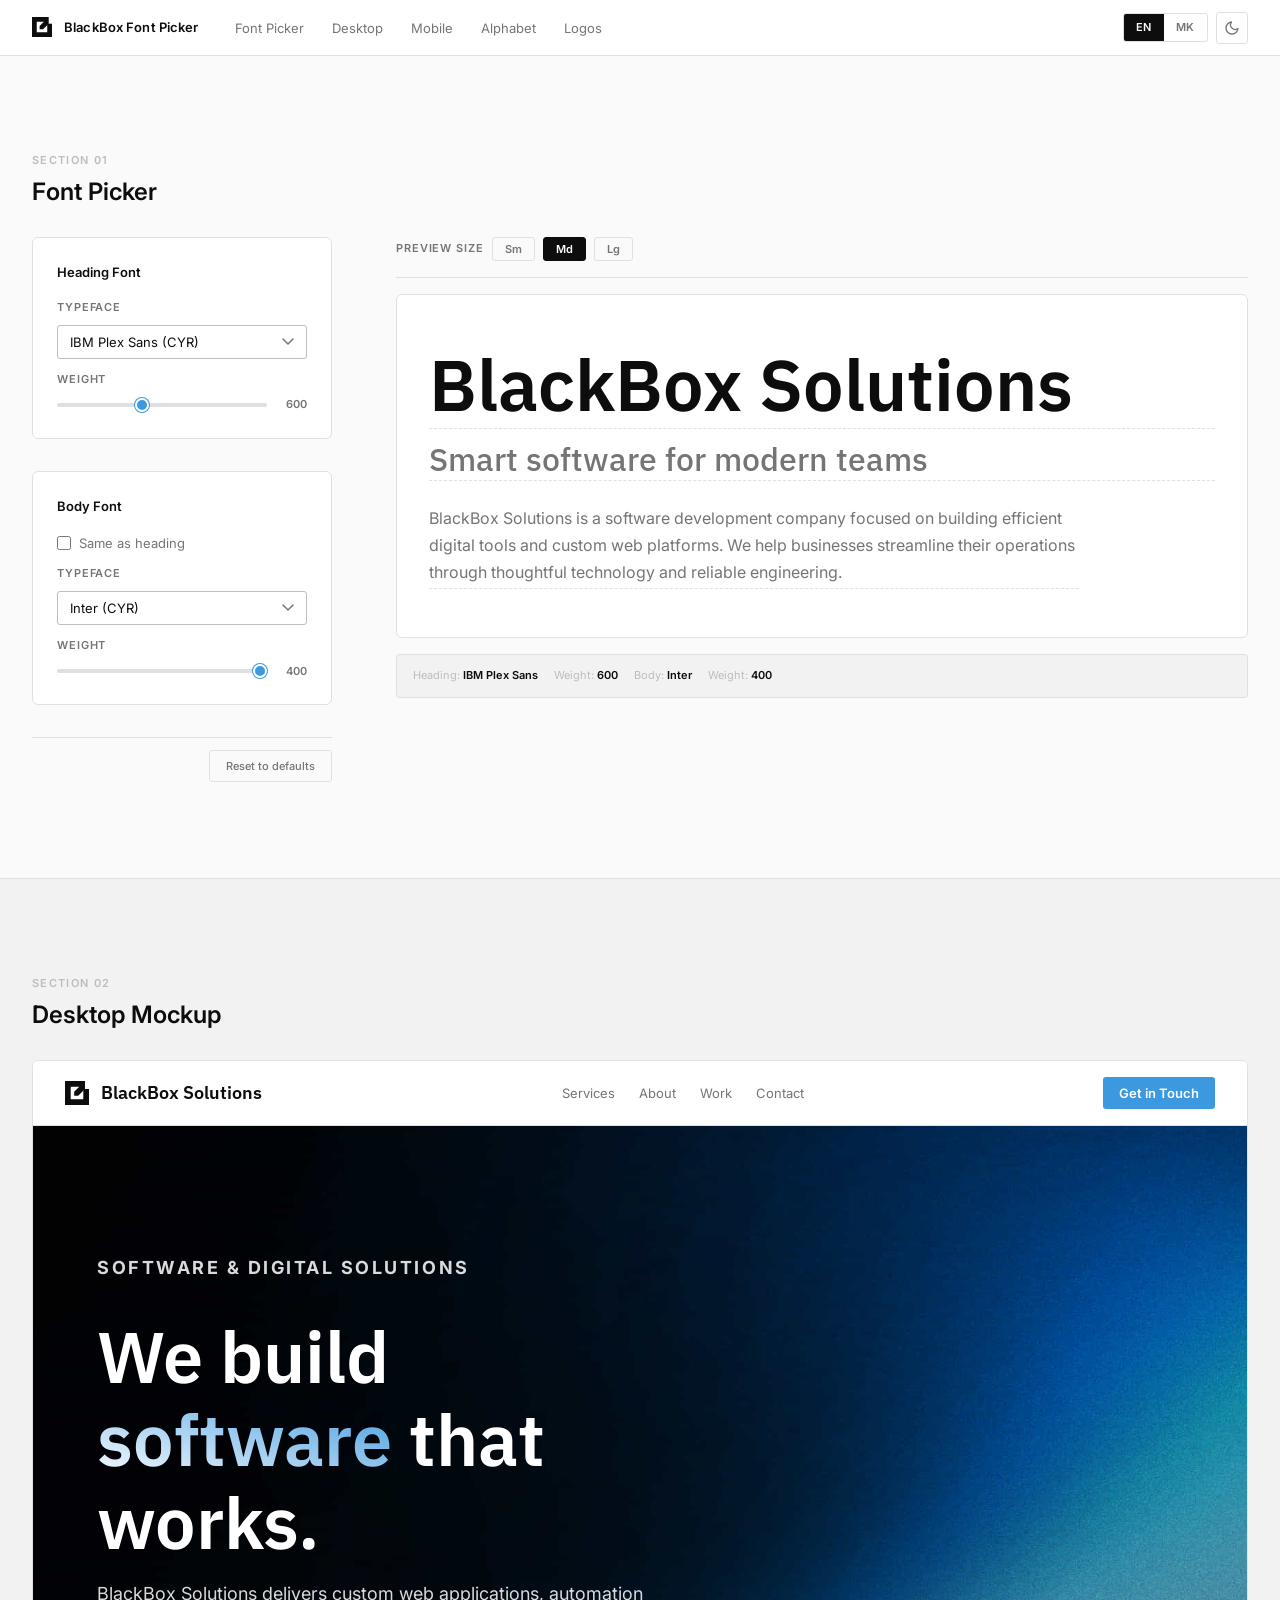
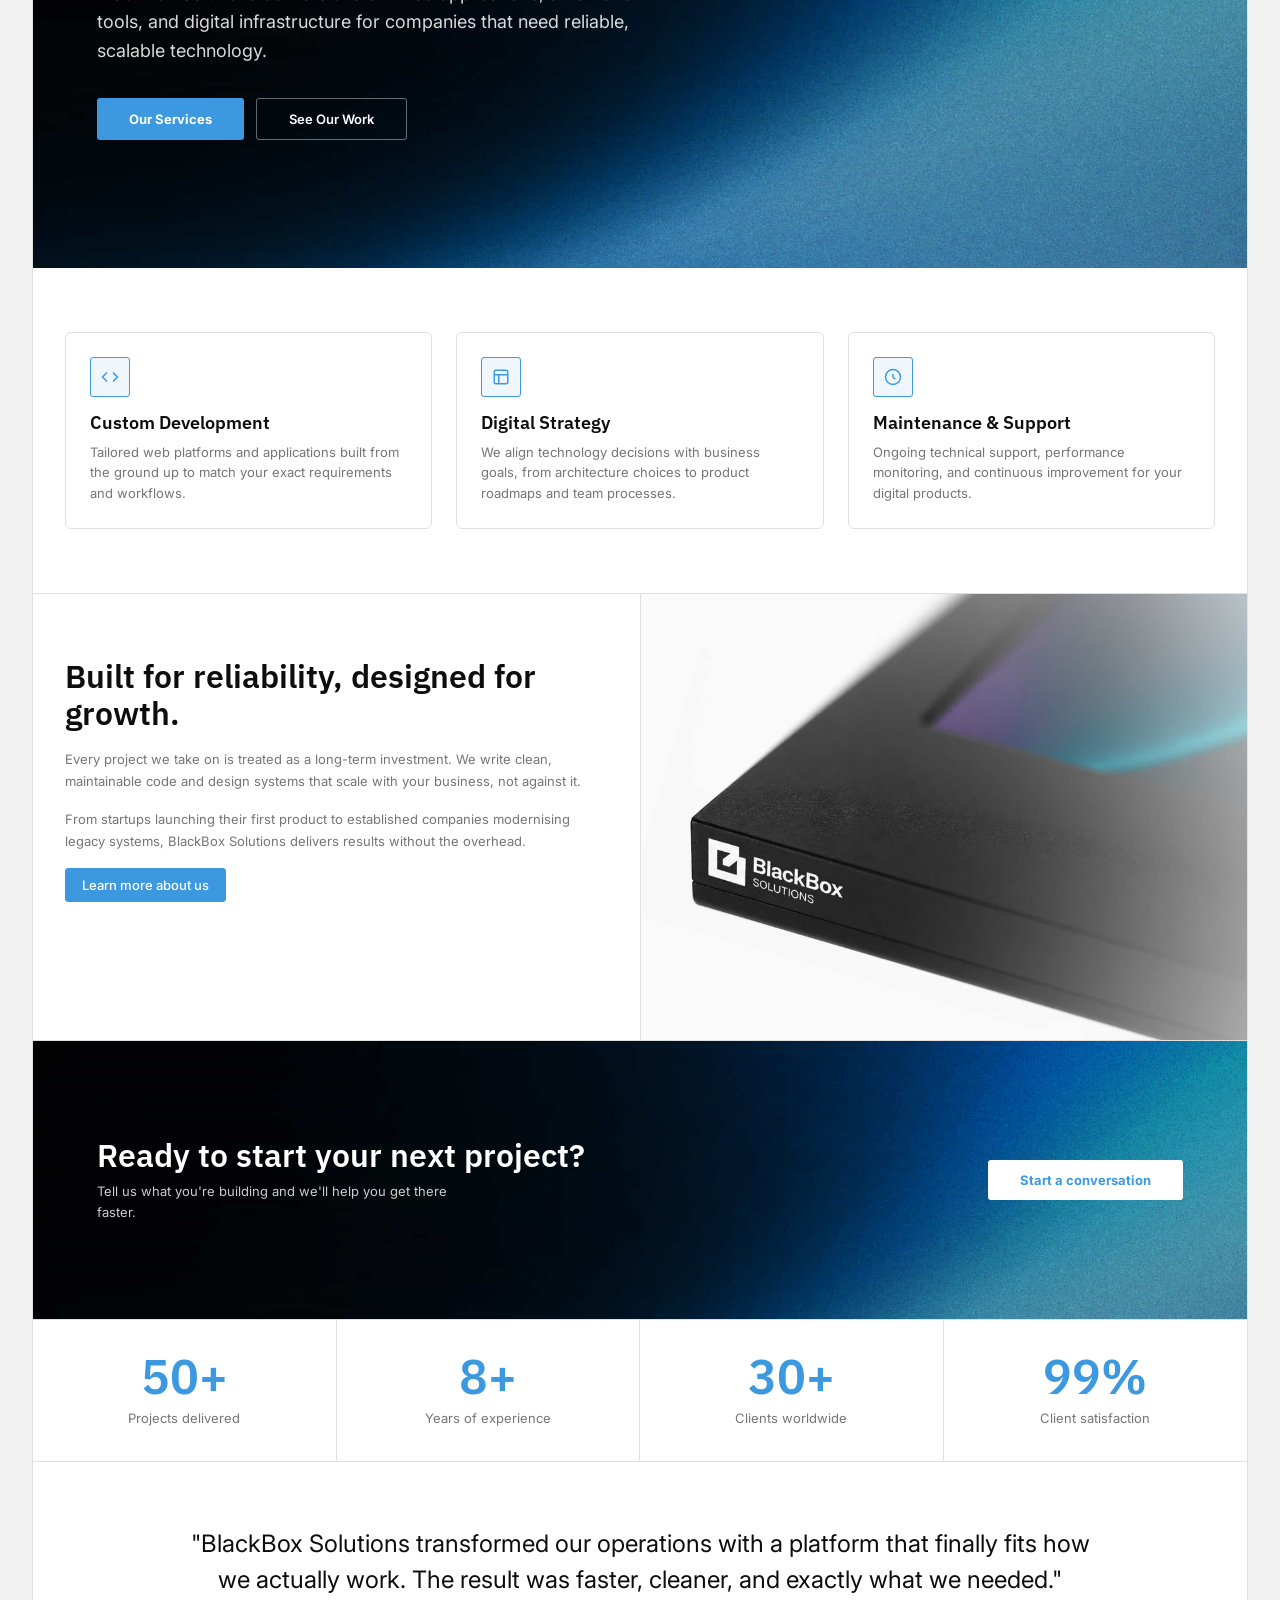
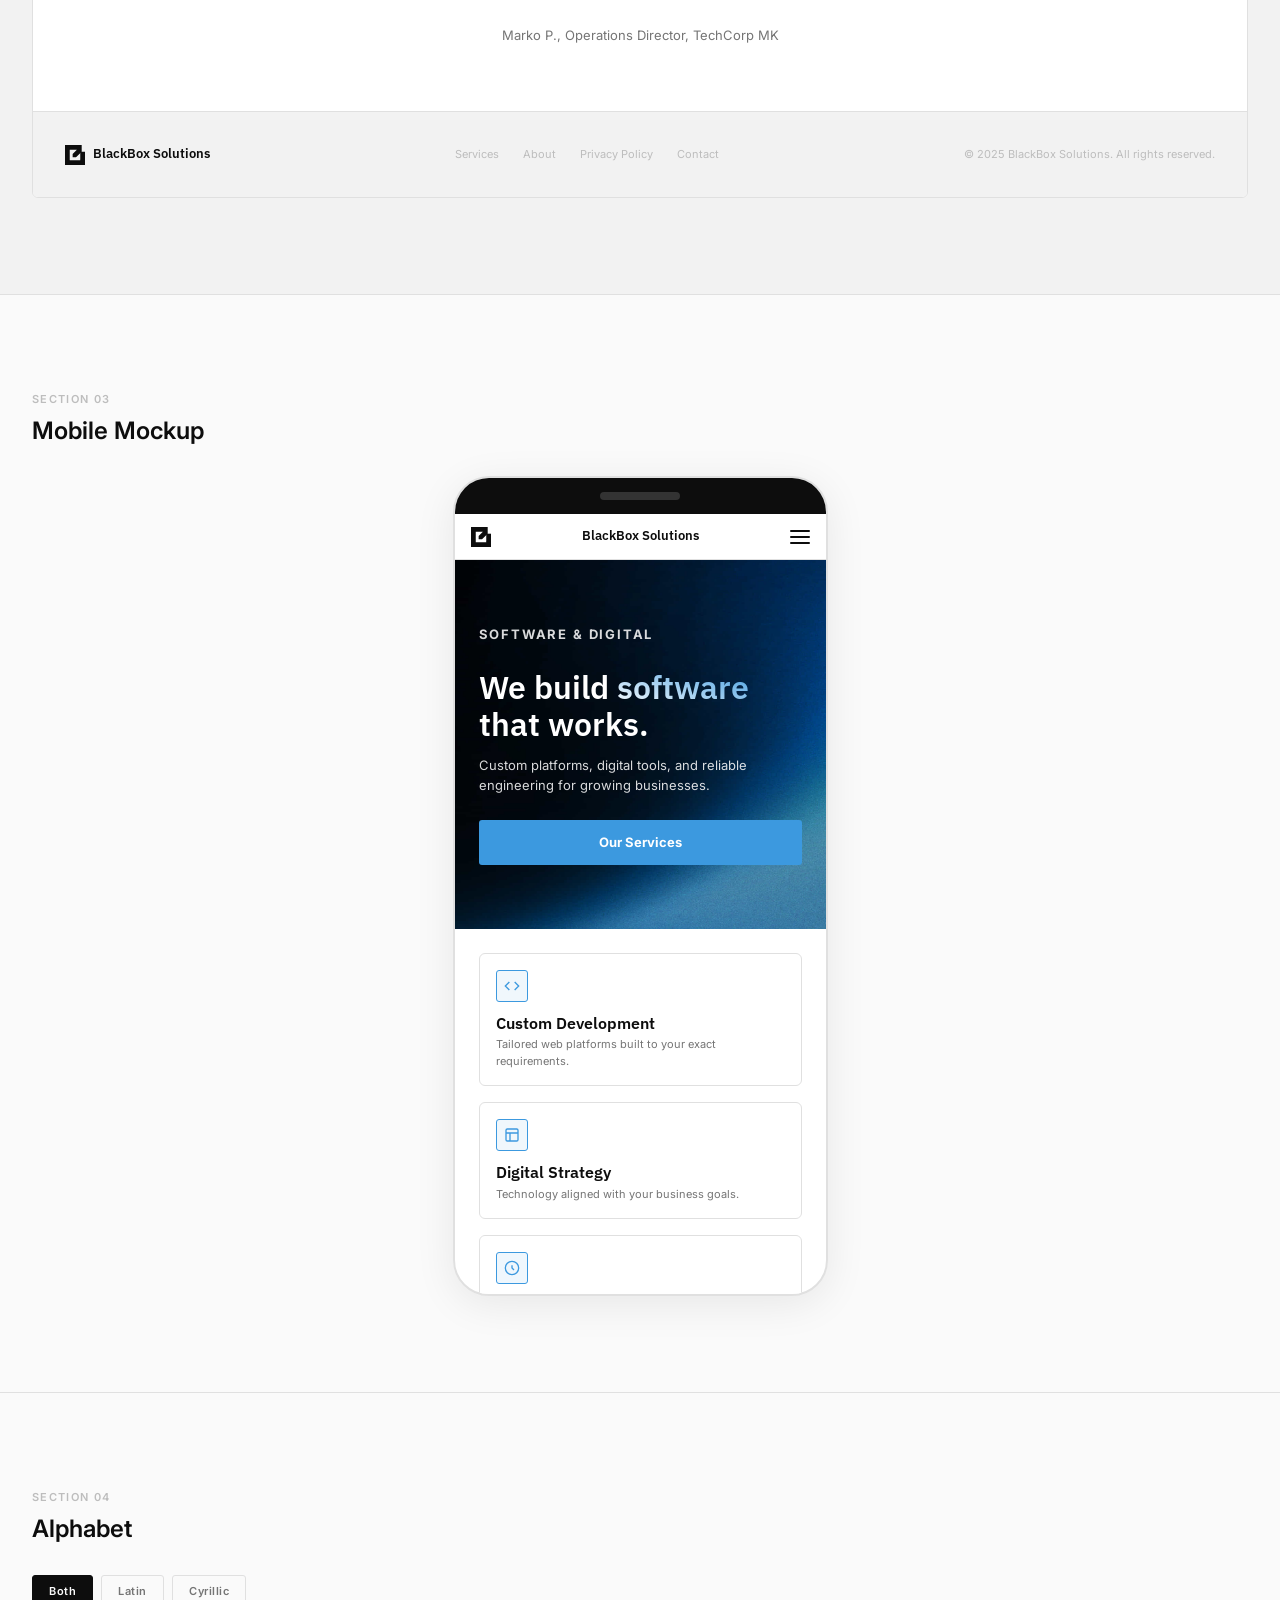
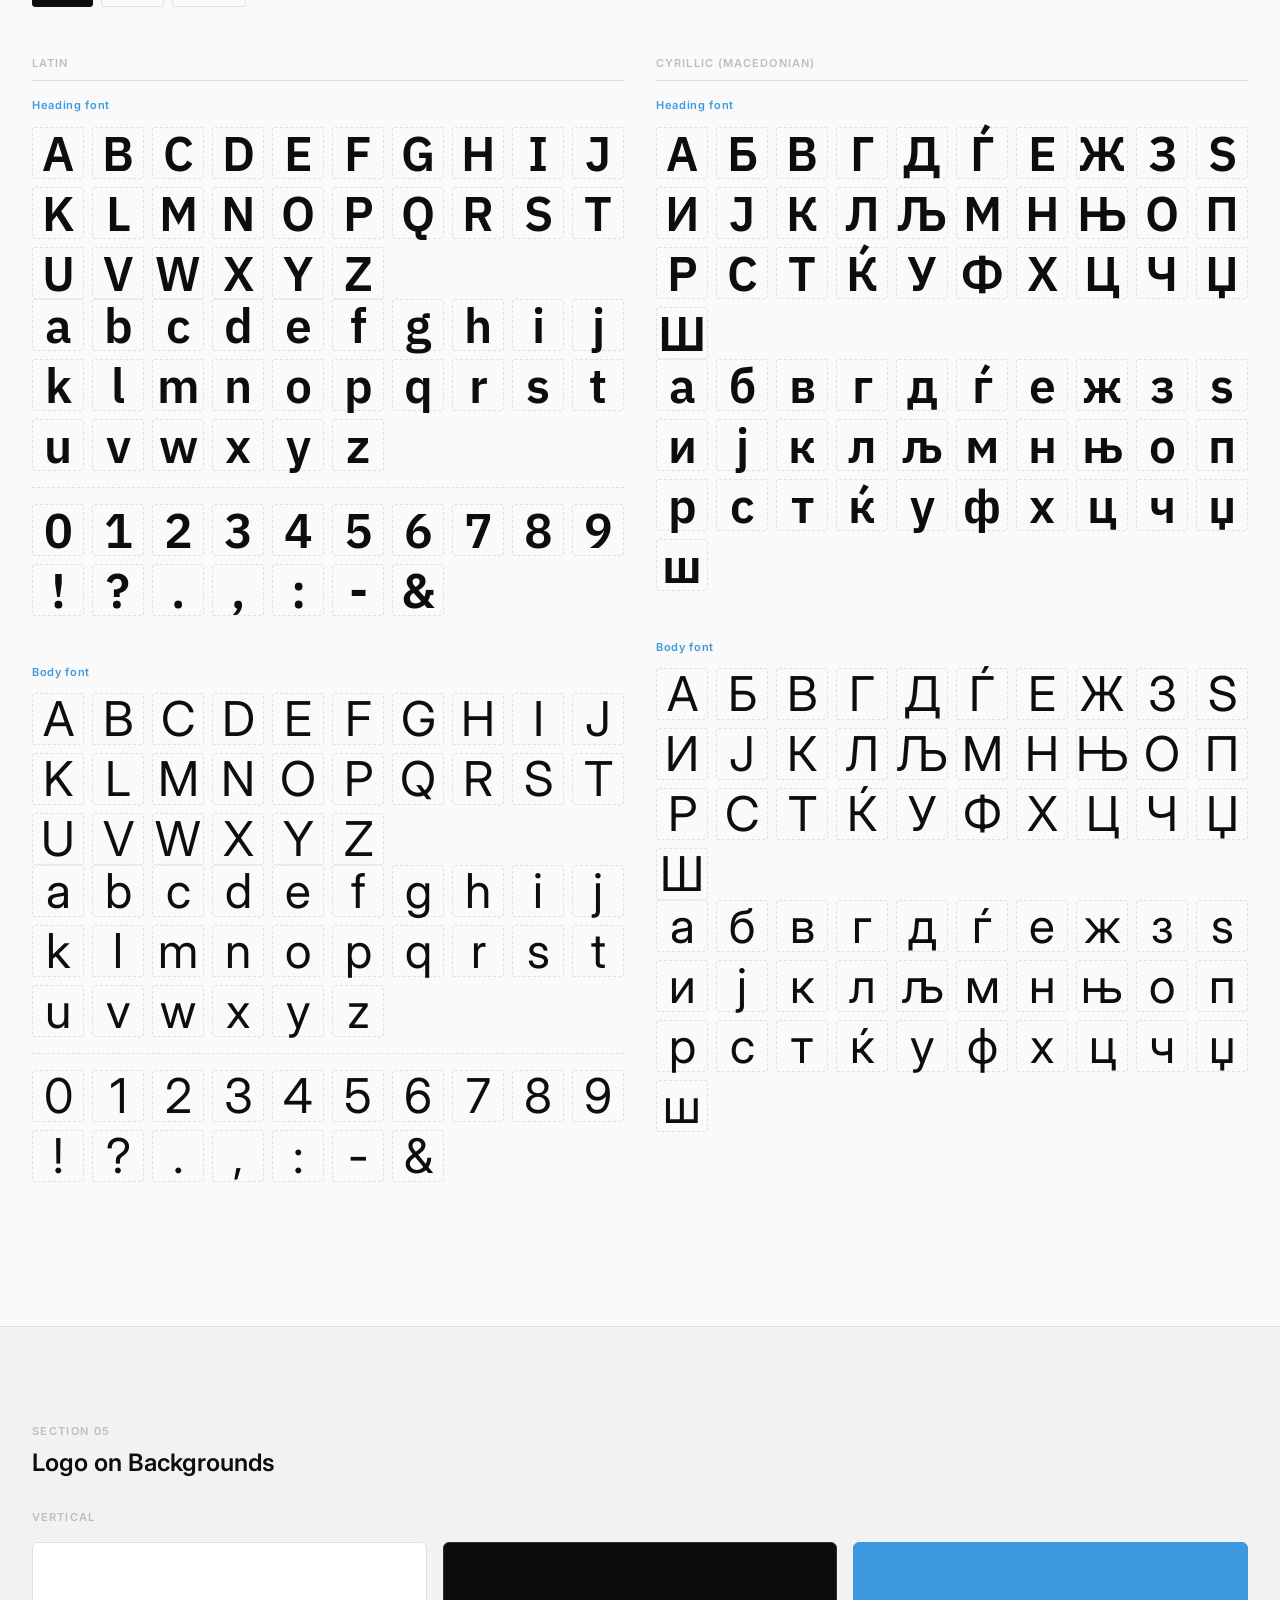
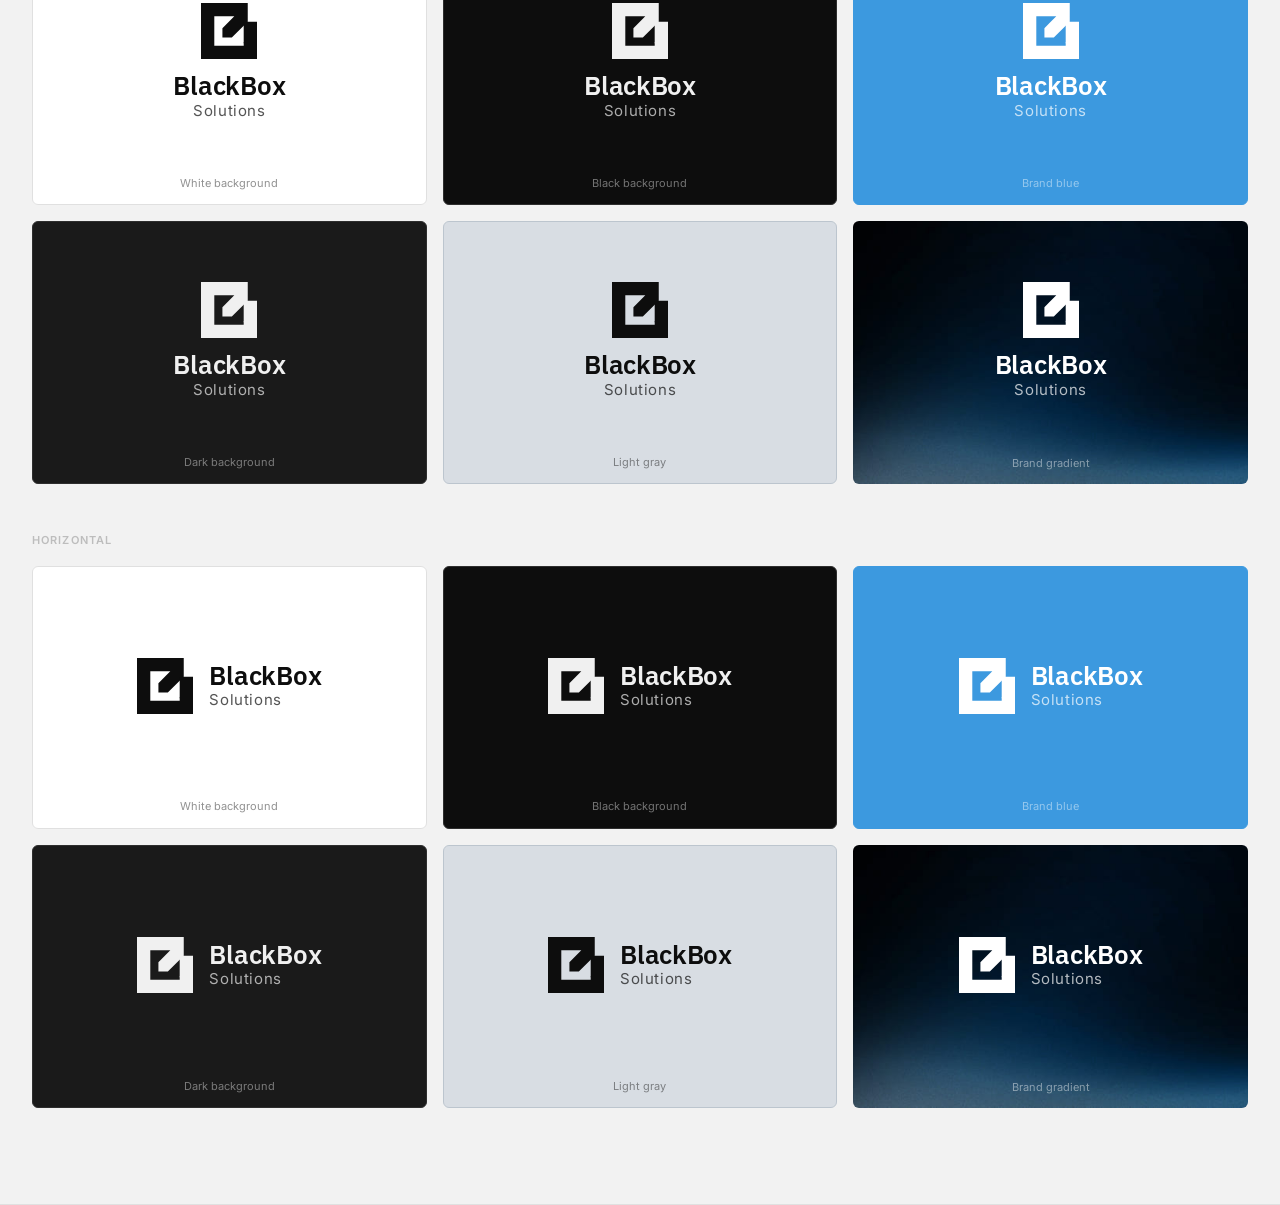
<file: Font-Picker/index.html>
<!DOCTYPE html>
<html lang="en" data-theme="light">
<head>
  <meta charset="UTF-8">
  <meta name="viewport" content="width=device-width, initial-scale=1.0">
  <title>BlackBox Font Picker</title>
  <link rel="stylesheet" href="Source/CSS/main.css">
  <!-- Default fonts injected here by JS; fallback below for no-JS -->
  <noscript>
    <link rel="stylesheet" href="https://fonts.googleapis.com/css2?family=IBM+Plex+Sans:wght@100;200;300;400;500;600;700&family=Inter:wght@100;200;300;400;500;600;700;800;900&display=swap">
  </noscript>
</head>
<body>

  <!-- ============================================================
       NAVBAR
  ============================================================= -->
  <nav class="navbar" role="navigation" aria-label="Main navigation">
    <div class="container">
      <a href="#" class="navbar__brand" aria-label="BlackBox Font Picker home">
        <svg class="navbar__logo" viewBox="0 0 200 200" aria-hidden="true" data-logo-mark></svg>
        <span class="navbar__title">BlackBox Font Picker</span>
      </a>

      <ul class="navbar__nav" role="list">
        <li><a href="#font-picker">Font Picker</a></li>
        <li><a href="#desktop-mockup">Desktop</a></li>
        <li><a href="#mobile-mockup">Mobile</a></li>
        <li><a href="#alphabet">Alphabet</a></li>
        <li><a href="#logo-showcase">Logos</a></li>
      </ul>

      <div class="navbar__controls">
        <div class="lang-toggle" role="group" aria-label="Language">
          <a href="index.html" class="active" aria-current="page">EN</a>
          <a href="index-mk.html">MK</a>
        </div>
        <button class="theme-toggle" id="themeToggle" aria-label="Toggle dark mode" type="button">
          <!-- Moon (shown in light mode) -->
          <svg class="icon-moon" viewBox="0 0 24 24" fill="none" stroke="currentColor" stroke-width="2" stroke-linecap="round" stroke-linejoin="round" aria-hidden="true">
            <path d="M21 12.79A9 9 0 1 1 11.21 3 7 7 0 0 0 21 12.79z"/>
          </svg>
          <!-- Sun (shown in dark mode) -->
          <svg class="icon-sun" viewBox="0 0 24 24" fill="none" stroke="currentColor" stroke-width="2" stroke-linecap="round" stroke-linejoin="round" aria-hidden="true">
            <circle cx="12" cy="12" r="5"/>
            <line x1="12" y1="1"  x2="12" y2="3"/>
            <line x1="12" y1="21" x2="12" y2="23"/>
            <line x1="4.22" y1="4.22"  x2="5.64" y2="5.64"/>
            <line x1="18.36" y1="18.36" x2="19.78" y2="19.78"/>
            <line x1="1"  y1="12" x2="3"  y2="12"/>
            <line x1="21" y1="12" x2="23" y2="12"/>
            <line x1="4.22" y1="19.78" x2="5.64" y2="18.36"/>
            <line x1="18.36" y1="5.64" x2="19.78" y2="4.22"/>
          </svg>
        </button>
      </div>
    </div>
  </nav>


  <!-- ============================================================
       SECTION 1 — FONT PICKER
  ============================================================= -->
  <section id="font-picker">
    <div class="container">
      <p class="section-label">Section 01</p>
      <h2 class="section-title">Font Picker</h2>

      <div class="picker-layout">

        <!-- Left: Controls -->
        <aside class="picker-panel" aria-label="Font controls">

          <!-- Heading Font Block -->
          <div class="picker-panel__block">
            <div class="picker-panel__head">
              <span class="picker-panel__title">Heading Font</span>
            </div>

            <div class="control-group">
              <label class="control-label" for="headingFont">Typeface</label>
              <select id="headingFont" aria-label="Select heading font">
                <!-- Populated by JS from fonts.json -->
              </select>
            </div>

            <div class="control-group">
              <label class="control-label" for="headingWeight">Weight</label>
              <div class="slider-row">
                <input type="range" id="headingWeight" min="400" max="900" step="100" value="600" aria-label="Heading font weight">
                <span class="slider-value" id="headingWeightVal">600</span>
              </div>
            </div>
          </div>

          <!-- Body Font Block -->
          <div class="picker-panel__block">
            <div class="picker-panel__head">
              <span class="picker-panel__title">Body Font</span>
            </div>

            <div class="control-group">
              <label class="checkbox-row" for="sameAsHeading">
                <input type="checkbox" id="sameAsHeading" aria-label="Use same font as heading">
                <span>Same as heading</span>
              </label>
            </div>

            <div class="control-group">
              <label class="control-label" for="bodyFont">Typeface</label>
              <select id="bodyFont" aria-label="Select body font">
                <!-- Populated by JS from fonts.json -->
              </select>
            </div>

            <div class="control-group">
              <label class="control-label" for="bodyWeight">Weight</label>
              <div class="slider-row">
                <input type="range" id="bodyWeight" min="100" max="400" step="100" value="400" aria-label="Body font weight">
                <span class="slider-value" id="bodyWeightVal">400</span>
              </div>
            </div>
          </div>

          <!-- Reset -->
          <div class="picker-panel__footer">
            <button class="btn btn--outline" id="resetFonts" type="button">Reset to defaults</button>
          </div>

        </aside>

        <!-- Right: Preview -->
        <div class="preview-panel" role="region" aria-label="Font preview">

          <div class="preview-toolbar">
            <span class="control-label" style="margin-bottom:0">Preview size</span>
            <button class="preview-size-btn" data-size="sm" type="button">Sm</button>
            <button class="preview-size-btn active" data-size="md" type="button">Md</button>
            <button class="preview-size-btn" data-size="lg" type="button">Lg</button>
          </div>

          <div class="preview-area" id="previewArea" data-size="md">
            <h1 class="preview-h1" contenteditable="true" spellcheck="false"
                aria-label="Editable heading preview">
              BlackBox Solutions
            </h1>
            <h2 class="preview-h2" contenteditable="true" spellcheck="false"
                aria-label="Editable subheading preview">
              Smart software for modern teams
            </h2>
            <p class="preview-body" contenteditable="true" spellcheck="false"
               aria-label="Editable body text preview">
              BlackBox Solutions is a software development company focused on building efficient digital tools and custom web platforms. We help businesses streamline their operations through thoughtful technology and reliable engineering.
            </p>
          </div>

          <div class="font-meta" id="fontMeta" aria-live="polite">
            <span>Heading: <strong id="metaHeadingName">IBM Plex Sans</strong></span>
            <span>Weight: <strong id="metaHeadingWeight">600</strong></span>
            <span>Body: <strong id="metaBodyName">Inter</strong></span>
            <span>Weight: <strong id="metaBodyWeight">400</strong></span>
          </div>

        </div>
      </div>
    </div>
  </section>


  <!-- ============================================================
       SECTION 2 — DESKTOP MOCKUP
  ============================================================= -->
  <section id="desktop-mockup">
    <div class="container">
      <p class="section-label">Section 02</p>
      <h2 class="section-title">Desktop Mockup</h2>

      <div class="mockup-frame" role="img" aria-label="Desktop website mockup">

        <!-- Mockup Header -->
        <header class="mk-header">
          <div class="mk-header__brand">
            <svg class="mk-header__logo" viewBox="0 0 200 200" aria-hidden="true" data-logo-mark></svg>
            BlackBox Solutions
          </div>
          <nav class="mk-header__nav" aria-label="Mockup navigation">
            <span>Services</span>
            <span>About</span>
            <span>Work</span>
            <span>Contact</span>
          </nav>
          <button class="mk-header__cta" type="button">Get in Touch</button>
        </header>

        <!-- Hero -->
        <div class="mk-hero">
          <p class="mk-hero__eyebrow">Software & Digital Solutions</p>
          <h1>We build <span class="text-gradient">software</span> that works.</h1>
          <p>BlackBox Solutions delivers custom web applications, automation tools, and digital infrastructure for companies that need reliable, scalable technology.</p>
          <div class="mk-hero__actions">
            <button class="mk-hero__btn-primary" type="button">Our Services</button>
            <button class="mk-hero__btn-secondary" type="button">See Our Work</button>
          </div>
        </div>

        <!-- Feature Cards -->
        <div class="mk-cards">
          <div class="mk-cards__grid">
            <div class="mk-card">
              <div class="mk-card__icon" aria-hidden="true">
                <svg width="18" height="18" viewBox="0 0 24 24" fill="none" stroke="currentColor" stroke-width="2"><polyline points="16 18 22 12 16 6"/><polyline points="8 6 2 12 8 18"/></svg>
              </div>
              <h3>Custom Development</h3>
              <p>Tailored web platforms and applications built from the ground up to match your exact requirements and workflows.</p>
            </div>
            <div class="mk-card">
              <div class="mk-card__icon" aria-hidden="true">
                <svg width="18" height="18" viewBox="0 0 24 24" fill="none" stroke="currentColor" stroke-width="2"><rect x="3" y="3" width="18" height="18" rx="2"/><path d="M3 9h18M9 21V9"/></svg>
              </div>
              <h3>Digital Strategy</h3>
              <p>We align technology decisions with business goals, from architecture choices to product roadmaps and team processes.</p>
            </div>
            <div class="mk-card">
              <div class="mk-card__icon" aria-hidden="true">
                <svg width="18" height="18" viewBox="0 0 24 24" fill="none" stroke="currentColor" stroke-width="2"><circle cx="12" cy="12" r="10"/><path d="M12 8v4l3 3"/></svg>
              </div>
              <h3>Maintenance & Support</h3>
              <p>Ongoing technical support, performance monitoring, and continuous improvement for your digital products.</p>
            </div>
          </div>
        </div>

        <!-- Split: Text + Image -->
        <div class="mk-split">
          <div class="mk-split__text">
            <h2>Built for reliability, designed for growth.</h2>
            <p>Every project we take on is treated as a long-term investment. We write clean, maintainable code and design systems that scale with your business, not against it.</p>
            <p>From startups launching their first product to established companies modernising legacy systems, BlackBox Solutions delivers results without the overhead.</p>
            <button class="btn btn--primary" type="button">Learn more about us</button>
          </div>
          <div class="mk-split__image" aria-label="Closeup BlackBox logo on a clean advertising totem render metal surface">
            <img src="Source/Imgs/render-1.jpg" alt="Closeup BlackBox logo on a clean advertising totem render metal surface">
          </div>
        </div>

        <!-- Gradient CTA Strip -->
        <div class="mk-gradient">
          <div>
            <h2>Ready to start your next project?</h2>
            <p>Tell us what you're building and we'll help you get there faster.</p>
          </div>
          <div class="mk-gradient__cta">
            <button class="mk-hero__btn-primary" type="button">Start a conversation</button>
          </div>
        </div>

        <!-- Stats -->
        <div class="mk-stats" role="list">
          <div class="mk-stat" role="listitem">
            <div class="mk-stat__number">50+</div>
            <div class="mk-stat__label">Projects delivered</div>
          </div>
          <div class="mk-stat" role="listitem">
            <div class="mk-stat__number">8+</div>
            <div class="mk-stat__label">Years of experience</div>
          </div>
          <div class="mk-stat" role="listitem">
            <div class="mk-stat__number">30+</div>
            <div class="mk-stat__label">Clients worldwide</div>
          </div>
          <div class="mk-stat" role="listitem">
            <div class="mk-stat__number">99%</div>
            <div class="mk-stat__label">Client satisfaction</div>
          </div>
        </div>

        <!-- Testimonial -->
        <div class="mk-testimonial">
          <blockquote>
            "BlackBox Solutions transformed our operations with a platform that finally fits how we actually work. The result was faster, cleaner, and exactly what we needed."
          </blockquote>
          <cite>Marko P., Operations Director, TechCorp MK</cite>
        </div>

        <!-- Footer -->
        <footer class="mk-footer">
          <div class="mk-footer__brand">
            <svg class="mk-footer__logo" viewBox="0 0 200 200" aria-hidden="true" data-logo-mark></svg>
            BlackBox Solutions
          </div>
          <div class="mk-footer__links" aria-label="Footer links">
            <span>Services</span>
            <span>About</span>
            <span>Privacy Policy</span>
            <span>Contact</span>
          </div>
          <p class="mk-footer__copy">© 2025 BlackBox Solutions. All rights reserved.</p>
        </footer>

      </div><!-- /.mockup-frame -->
    </div>
  </section>


  <!-- ============================================================
       SECTION 3 — MOBILE MOCKUP
  ============================================================= -->
  <section id="mobile-mockup">
    <div class="container">
      <p class="section-label">Section 03</p>
      <h2 class="section-title">Mobile Mockup</h2>

      <div class="mobile-frame-wrapper">
        <div class="mobile-frame" role="img" aria-label="Mobile website mockup">

          <!-- Notch -->
          <div class="mobile-frame__notch" aria-hidden="true">
            <div class="mobile-frame__notch-pill"></div>
          </div>

          <div class="mobile-frame__content">

            <!-- Mobile Header -->
            <header class="mk-mob-header">
              <svg class="mk-mob-header__logo" viewBox="0 0 200 200" aria-hidden="true" data-logo-mark></svg>
              <span class="mk-mob-header__title">BlackBox Solutions</span>
              <div class="mk-mob-header__menu" aria-label="Menu" role="img">
                <span></span><span></span><span></span>
              </div>
            </header>

            <!-- Hero -->
            <div class="mk-mob-hero">
              <p class="mk-hero__eyebrow">Software & Digital</p>
              <h1>We build <span class="text-gradient">software</span> that works.</h1>
              <p>Custom platforms, digital tools, and reliable engineering for growing businesses.</p>
              <a class="mk-mob-hero__btn">Our Services</a>
            </div>

            <!-- Cards -->
            <div class="mk-mob-cards">
              <div class="mk-mob-card">
                <div class="mk-mob-card__icon" aria-hidden="true">
                  <svg width="16" height="16" viewBox="0 0 24 24" fill="none" stroke="currentColor" stroke-width="2"><polyline points="16 18 22 12 16 6"/><polyline points="8 6 2 12 8 18"/></svg>
                </div>
                <h3>Custom Development</h3>
                <p>Tailored web platforms built to your exact requirements.</p>
              </div>
              <div class="mk-mob-card">
                <div class="mk-mob-card__icon" aria-hidden="true">
                  <svg width="16" height="16" viewBox="0 0 24 24" fill="none" stroke="currentColor" stroke-width="2"><rect x="3" y="3" width="18" height="18" rx="2"/><path d="M3 9h18M9 21V9"/></svg>
                </div>
                <h3>Digital Strategy</h3>
                <p>Technology aligned with your business goals.</p>
              </div>
              <div class="mk-mob-card">
                <div class="mk-mob-card__icon" aria-hidden="true">
                  <svg width="16" height="16" viewBox="0 0 24 24" fill="none" stroke="currentColor" stroke-width="2"><circle cx="12" cy="12" r="10"/><path d="M12 8v4l3 3"/></svg>
                </div>
                <h3>Maintenance & Support</h3>
                <p>Ongoing technical support for your digital products.</p>
              </div>
            </div>

            <!-- Gradient CTA -->
            <div class="mk-mob-gradient">
              <h2>Ready to start your next project?</h2>
              <p>Tell us what you're building and we'll help you get there faster.</p>
              <a class="mk-mob-hero__btn">Get in Touch</a>
            </div>

            <!-- Stats -->
            <div class="mk-mob-stats" role="list">
              <div class="mk-mob-stat" role="listitem">
                <div class="mk-mob-stat__number">50+</div>
                <div class="mk-mob-stat__label">Projects</div>
              </div>
              <div class="mk-mob-stat" role="listitem">
                <div class="mk-mob-stat__number">8+</div>
                <div class="mk-mob-stat__label">Years</div>
              </div>
              <div class="mk-mob-stat" role="listitem">
                <div class="mk-mob-stat__number">30+</div>
                <div class="mk-mob-stat__label">Clients</div>
              </div>
              <div class="mk-mob-stat" role="listitem">
                <div class="mk-mob-stat__number">99%</div>
                <div class="mk-mob-stat__label">Satisfaction</div>
              </div>
            </div>

            <!-- Footer -->
            <footer class="mk-mob-footer">
              <div class="mk-mob-footer__brand">
                <svg class="mk-mob-footer__logo" viewBox="0 0 200 200" aria-hidden="true" data-logo-mark></svg>
                BlackBox Solutions
              </div>
              <p class="mk-mob-footer__copy">© 2025 BlackBox Solutions</p>
            </footer>

          </div><!-- /.mobile-frame__content -->
        </div><!-- /.mobile-frame -->
      </div>
    </div>
  </section>


  <!-- ============================================================
       SECTION 4 — ALPHABET
  ============================================================= -->
  <section id="alphabet">
    <div class="container">
      <p class="section-label">Section 04</p>
      <h2 class="section-title">Alphabet</h2>

      <div class="alphabet-controls" role="group" aria-label="Alphabet view">
        <button class="alphabet-tab active" data-view="both"     type="button">Both</button>
        <button class="alphabet-tab"        data-view="latin"    type="button">Latin</button>
        <button class="alphabet-tab"        data-view="cyrillic" type="button">Cyrillic</button>
      </div>

      <div class="alphabet-grid" id="alphabetGrid" data-view="both">

        <!-- Latin column -->
        <div class="alphabet-col alphabet-col--latin">
          <p class="alphabet-col__label">Latin</p>

          <!-- Heading font -->
          <div class="alphabet-font-block alphabet-font-block--heading">
            <p class="alphabet-font-block__tag">Heading font</p>
            <div class="alphabet-chars" aria-label="Latin uppercase">
              <span class="alphabet-char">A</span><span class="alphabet-char">B</span><span class="alphabet-char">C</span><span class="alphabet-char">D</span><span class="alphabet-char">E</span><span class="alphabet-char">F</span><span class="alphabet-char">G</span><span class="alphabet-char">H</span><span class="alphabet-char">I</span><span class="alphabet-char">J</span><span class="alphabet-char">K</span><span class="alphabet-char">L</span><span class="alphabet-char">M</span><span class="alphabet-char">N</span><span class="alphabet-char">O</span><span class="alphabet-char">P</span><span class="alphabet-char">Q</span><span class="alphabet-char">R</span><span class="alphabet-char">S</span><span class="alphabet-char">T</span><span class="alphabet-char">U</span><span class="alphabet-char">V</span><span class="alphabet-char">W</span><span class="alphabet-char">X</span><span class="alphabet-char">Y</span><span class="alphabet-char">Z</span>
            </div>
            <div class="alphabet-chars" aria-label="Latin lowercase">
              <span class="alphabet-char">a</span><span class="alphabet-char">b</span><span class="alphabet-char">c</span><span class="alphabet-char">d</span><span class="alphabet-char">e</span><span class="alphabet-char">f</span><span class="alphabet-char">g</span><span class="alphabet-char">h</span><span class="alphabet-char">i</span><span class="alphabet-char">j</span><span class="alphabet-char">k</span><span class="alphabet-char">l</span><span class="alphabet-char">m</span><span class="alphabet-char">n</span><span class="alphabet-char">o</span><span class="alphabet-char">p</span><span class="alphabet-char">q</span><span class="alphabet-char">r</span><span class="alphabet-char">s</span><span class="alphabet-char">t</span><span class="alphabet-char">u</span><span class="alphabet-char">v</span><span class="alphabet-char">w</span><span class="alphabet-char">x</span><span class="alphabet-char">y</span><span class="alphabet-char">z</span>
            </div>
            <div class="alphabet-extras" aria-label="Digits and punctuation">
              <span class="alphabet-char">0</span><span class="alphabet-char">1</span><span class="alphabet-char">2</span><span class="alphabet-char">3</span><span class="alphabet-char">4</span><span class="alphabet-char">5</span><span class="alphabet-char">6</span><span class="alphabet-char">7</span><span class="alphabet-char">8</span><span class="alphabet-char">9</span><span class="alphabet-char">!</span><span class="alphabet-char">?</span><span class="alphabet-char">.</span><span class="alphabet-char">,</span><span class="alphabet-char">:</span><span class="alphabet-char">-</span><span class="alphabet-char">&amp;</span>
            </div>
          </div>

          <!-- Body font -->
          <div class="alphabet-font-block alphabet-font-block--body">
            <p class="alphabet-font-block__tag">Body font</p>
            <div class="alphabet-chars">
              <span class="alphabet-char">A</span><span class="alphabet-char">B</span><span class="alphabet-char">C</span><span class="alphabet-char">D</span><span class="alphabet-char">E</span><span class="alphabet-char">F</span><span class="alphabet-char">G</span><span class="alphabet-char">H</span><span class="alphabet-char">I</span><span class="alphabet-char">J</span><span class="alphabet-char">K</span><span class="alphabet-char">L</span><span class="alphabet-char">M</span><span class="alphabet-char">N</span><span class="alphabet-char">O</span><span class="alphabet-char">P</span><span class="alphabet-char">Q</span><span class="alphabet-char">R</span><span class="alphabet-char">S</span><span class="alphabet-char">T</span><span class="alphabet-char">U</span><span class="alphabet-char">V</span><span class="alphabet-char">W</span><span class="alphabet-char">X</span><span class="alphabet-char">Y</span><span class="alphabet-char">Z</span>
            </div>
            <div class="alphabet-chars">
              <span class="alphabet-char">a</span><span class="alphabet-char">b</span><span class="alphabet-char">c</span><span class="alphabet-char">d</span><span class="alphabet-char">e</span><span class="alphabet-char">f</span><span class="alphabet-char">g</span><span class="alphabet-char">h</span><span class="alphabet-char">i</span><span class="alphabet-char">j</span><span class="alphabet-char">k</span><span class="alphabet-char">l</span><span class="alphabet-char">m</span><span class="alphabet-char">n</span><span class="alphabet-char">o</span><span class="alphabet-char">p</span><span class="alphabet-char">q</span><span class="alphabet-char">r</span><span class="alphabet-char">s</span><span class="alphabet-char">t</span><span class="alphabet-char">u</span><span class="alphabet-char">v</span><span class="alphabet-char">w</span><span class="alphabet-char">x</span><span class="alphabet-char">y</span><span class="alphabet-char">z</span>
            </div>
            <div class="alphabet-extras">
              <span class="alphabet-char">0</span><span class="alphabet-char">1</span><span class="alphabet-char">2</span><span class="alphabet-char">3</span><span class="alphabet-char">4</span><span class="alphabet-char">5</span><span class="alphabet-char">6</span><span class="alphabet-char">7</span><span class="alphabet-char">8</span><span class="alphabet-char">9</span><span class="alphabet-char">!</span><span class="alphabet-char">?</span><span class="alphabet-char">.</span><span class="alphabet-char">,</span><span class="alphabet-char">:</span><span class="alphabet-char">-</span><span class="alphabet-char">&amp;</span>
            </div>
          </div>
        </div><!-- /.alphabet-col--latin -->

        <!-- Cyrillic column (Macedonian alphabet) -->
        <div class="alphabet-col alphabet-col--cyrillic">
          <p class="alphabet-col__label">Cyrillic (Macedonian)</p>

          <!-- Heading font -->
          <div class="alphabet-font-block alphabet-font-block--heading">
            <p class="alphabet-font-block__tag">Heading font</p>
            <div class="alphabet-chars" aria-label="Cyrillic uppercase">
              <span class="alphabet-char">А</span><span class="alphabet-char">Б</span><span class="alphabet-char">В</span><span class="alphabet-char">Г</span><span class="alphabet-char">Д</span><span class="alphabet-char">Ѓ</span><span class="alphabet-char">Е</span><span class="alphabet-char">Ж</span><span class="alphabet-char">З</span><span class="alphabet-char">Ѕ</span><span class="alphabet-char">И</span><span class="alphabet-char">Ј</span><span class="alphabet-char">К</span><span class="alphabet-char">Л</span><span class="alphabet-char">Љ</span><span class="alphabet-char">М</span><span class="alphabet-char">Н</span><span class="alphabet-char">Њ</span><span class="alphabet-char">О</span><span class="alphabet-char">П</span><span class="alphabet-char">Р</span><span class="alphabet-char">С</span><span class="alphabet-char">Т</span><span class="alphabet-char">Ќ</span><span class="alphabet-char">У</span><span class="alphabet-char">Ф</span><span class="alphabet-char">Х</span><span class="alphabet-char">Ц</span><span class="alphabet-char">Ч</span><span class="alphabet-char">Џ</span><span class="alphabet-char">Ш</span>
            </div>
            <div class="alphabet-chars" aria-label="Cyrillic lowercase">
              <span class="alphabet-char">а</span><span class="alphabet-char">б</span><span class="alphabet-char">в</span><span class="alphabet-char">г</span><span class="alphabet-char">д</span><span class="alphabet-char">ѓ</span><span class="alphabet-char">е</span><span class="alphabet-char">ж</span><span class="alphabet-char">з</span><span class="alphabet-char">ѕ</span><span class="alphabet-char">и</span><span class="alphabet-char">ј</span><span class="alphabet-char">к</span><span class="alphabet-char">л</span><span class="alphabet-char">љ</span><span class="alphabet-char">м</span><span class="alphabet-char">н</span><span class="alphabet-char">њ</span><span class="alphabet-char">о</span><span class="alphabet-char">п</span><span class="alphabet-char">р</span><span class="alphabet-char">с</span><span class="alphabet-char">т</span><span class="alphabet-char">ќ</span><span class="alphabet-char">у</span><span class="alphabet-char">ф</span><span class="alphabet-char">х</span><span class="alphabet-char">ц</span><span class="alphabet-char">ч</span><span class="alphabet-char">џ</span><span class="alphabet-char">ш</span>
            </div>
          </div>

          <!-- Body font -->
          <div class="alphabet-font-block alphabet-font-block--body">
            <p class="alphabet-font-block__tag">Body font</p>
            <div class="alphabet-chars">
              <span class="alphabet-char">А</span><span class="alphabet-char">Б</span><span class="alphabet-char">В</span><span class="alphabet-char">Г</span><span class="alphabet-char">Д</span><span class="alphabet-char">Ѓ</span><span class="alphabet-char">Е</span><span class="alphabet-char">Ж</span><span class="alphabet-char">З</span><span class="alphabet-char">Ѕ</span><span class="alphabet-char">И</span><span class="alphabet-char">Ј</span><span class="alphabet-char">К</span><span class="alphabet-char">Л</span><span class="alphabet-char">Љ</span><span class="alphabet-char">М</span><span class="alphabet-char">Н</span><span class="alphabet-char">Њ</span><span class="alphabet-char">О</span><span class="alphabet-char">П</span><span class="alphabet-char">Р</span><span class="alphabet-char">С</span><span class="alphabet-char">Т</span><span class="alphabet-char">Ќ</span><span class="alphabet-char">У</span><span class="alphabet-char">Ф</span><span class="alphabet-char">Х</span><span class="alphabet-char">Ц</span><span class="alphabet-char">Ч</span><span class="alphabet-char">Џ</span><span class="alphabet-char">Ш</span>
            </div>
            <div class="alphabet-chars">
              <span class="alphabet-char">а</span><span class="alphabet-char">б</span><span class="alphabet-char">в</span><span class="alphabet-char">г</span><span class="alphabet-char">д</span><span class="alphabet-char">ѓ</span><span class="alphabet-char">е</span><span class="alphabet-char">ж</span><span class="alphabet-char">з</span><span class="alphabet-char">ѕ</span><span class="alphabet-char">и</span><span class="alphabet-char">ј</span><span class="alphabet-char">к</span><span class="alphabet-char">л</span><span class="alphabet-char">љ</span><span class="alphabet-char">м</span><span class="alphabet-char">н</span><span class="alphabet-char">њ</span><span class="alphabet-char">о</span><span class="alphabet-char">п</span><span class="alphabet-char">р</span><span class="alphabet-char">с</span><span class="alphabet-char">т</span><span class="alphabet-char">ќ</span><span class="alphabet-char">у</span><span class="alphabet-char">ф</span><span class="alphabet-char">х</span><span class="alphabet-char">ц</span><span class="alphabet-char">ч</span><span class="alphabet-char">џ</span><span class="alphabet-char">ш</span>
            </div>
          </div>
        </div><!-- /.alphabet-col--cyrillic -->

      </div><!-- /#alphabetGrid -->
    </div>
  </section>


  <!-- ============================================================
       SECTION 5 — LOGO SHOWCASE
  ============================================================= -->
  <section id="logo-showcase">
    <div class="container">
      <p class="section-label">Section 05</p>
      <h2 class="section-title">Logo on Backgrounds</h2>

      <!-- Vertical -->
      <p class="logo-subsection-label">Vertical</p>
      <div class="logo-grid logo-grid--vertical">

        <div class="logo-tile logo-tile--white">
          <div class="logo-tile__mark-group">
            <svg class="logo-tile__svg" viewBox="0 0 200 200" aria-hidden="true" data-logo-mark></svg>
            <div class="logo-tile__text">
              <span class="logo-tile__line1">BlackBox</span>
              <span class="logo-tile__line2">Solutions</span>
            </div>
          </div>
          <span class="logo-tile__sub">White background</span>
        </div>

        <div class="logo-tile logo-tile--black">
          <div class="logo-tile__mark-group">
            <svg class="logo-tile__svg" viewBox="0 0 200 200" aria-hidden="true" data-logo-mark></svg>
            <div class="logo-tile__text">
              <span class="logo-tile__line1">BlackBox</span>
              <span class="logo-tile__line2">Solutions</span>
            </div>
          </div>
          <span class="logo-tile__sub">Black background</span>
        </div>

        <div class="logo-tile logo-tile--brand">
          <div class="logo-tile__mark-group">
            <svg class="logo-tile__svg" viewBox="0 0 200 200" aria-hidden="true" data-logo-mark></svg>
            <div class="logo-tile__text">
              <span class="logo-tile__line1">BlackBox</span>
              <span class="logo-tile__line2">Solutions</span>
            </div>
          </div>
          <span class="logo-tile__sub">Brand blue</span>
        </div>

        <div class="logo-tile logo-tile--dark">
          <div class="logo-tile__mark-group">
            <svg class="logo-tile__svg" viewBox="0 0 200 200" aria-hidden="true" data-logo-mark></svg>
            <div class="logo-tile__text">
              <span class="logo-tile__line1">BlackBox</span>
              <span class="logo-tile__line2">Solutions</span>
            </div>
          </div>
          <span class="logo-tile__sub">Dark background</span>
        </div>

        <div class="logo-tile logo-tile--gray">
          <div class="logo-tile__mark-group">
            <svg class="logo-tile__svg" viewBox="0 0 200 200" aria-hidden="true" data-logo-mark></svg>
            <div class="logo-tile__text">
              <span class="logo-tile__line1">BlackBox</span>
              <span class="logo-tile__line2">Solutions</span>
            </div>
          </div>
          <span class="logo-tile__sub">Light gray</span>
        </div>

        <div class="logo-tile logo-tile--gradient">
          <div class="logo-tile__mark-group">
            <svg class="logo-tile__svg" viewBox="0 0 200 200" aria-hidden="true" data-logo-mark></svg>
            <div class="logo-tile__text">
              <span class="logo-tile__line1">BlackBox</span>
              <span class="logo-tile__line2">Solutions</span>
            </div>
          </div>
          <span class="logo-tile__sub">Brand gradient</span>
        </div>

      </div><!-- /.logo-grid--vertical -->

      <!-- Horizontal -->
      <p class="logo-subsection-label">Horizontal</p>
      <div class="logo-grid logo-grid--horizontal">

        <div class="logo-tile logo-tile--white">
          <div class="logo-tile__mark-group">
            <svg class="logo-tile__svg" viewBox="0 0 200 200" aria-hidden="true" data-logo-mark></svg>
            <div class="logo-tile__text">
              <span class="logo-tile__line1">BlackBox</span>
              <span class="logo-tile__line2">Solutions</span>
            </div>
          </div>
          <span class="logo-tile__sub">White background</span>
        </div>

        <div class="logo-tile logo-tile--black">
          <div class="logo-tile__mark-group">
            <svg class="logo-tile__svg" viewBox="0 0 200 200" aria-hidden="true" data-logo-mark></svg>
            <div class="logo-tile__text">
              <span class="logo-tile__line1">BlackBox</span>
              <span class="logo-tile__line2">Solutions</span>
            </div>
          </div>
          <span class="logo-tile__sub">Black background</span>
        </div>

        <div class="logo-tile logo-tile--brand">
          <div class="logo-tile__mark-group">
            <svg class="logo-tile__svg" viewBox="0 0 200 200" aria-hidden="true" data-logo-mark></svg>
            <div class="logo-tile__text">
              <span class="logo-tile__line1">BlackBox</span>
              <span class="logo-tile__line2">Solutions</span>
            </div>
          </div>
          <span class="logo-tile__sub">Brand blue</span>
        </div>

        <div class="logo-tile logo-tile--dark">
          <div class="logo-tile__mark-group">
            <svg class="logo-tile__svg" viewBox="0 0 200 200" aria-hidden="true" data-logo-mark></svg>
            <div class="logo-tile__text">
              <span class="logo-tile__line1">BlackBox</span>
              <span class="logo-tile__line2">Solutions</span>
            </div>
          </div>
          <span class="logo-tile__sub">Dark background</span>
        </div>

        <div class="logo-tile logo-tile--gray">
          <div class="logo-tile__mark-group">
            <svg class="logo-tile__svg" viewBox="0 0 200 200" aria-hidden="true" data-logo-mark></svg>
            <div class="logo-tile__text">
              <span class="logo-tile__line1">BlackBox</span>
              <span class="logo-tile__line2">Solutions</span>
            </div>
          </div>
          <span class="logo-tile__sub">Light gray</span>
        </div>

        <div class="logo-tile logo-tile--gradient">
          <div class="logo-tile__mark-group">
            <svg class="logo-tile__svg" viewBox="0 0 200 200" aria-hidden="true" data-logo-mark></svg>
            <div class="logo-tile__text">
              <span class="logo-tile__line1">BlackBox</span>
              <span class="logo-tile__line2">Solutions</span>
            </div>
          </div>
          <span class="logo-tile__sub">Brand gradient</span>
        </div>

      </div><!-- /.logo-grid--horizontal -->
    </div>
  </section>


  <script src="Source/Scripts/main.js"></script>
</body>
</html>
</file>
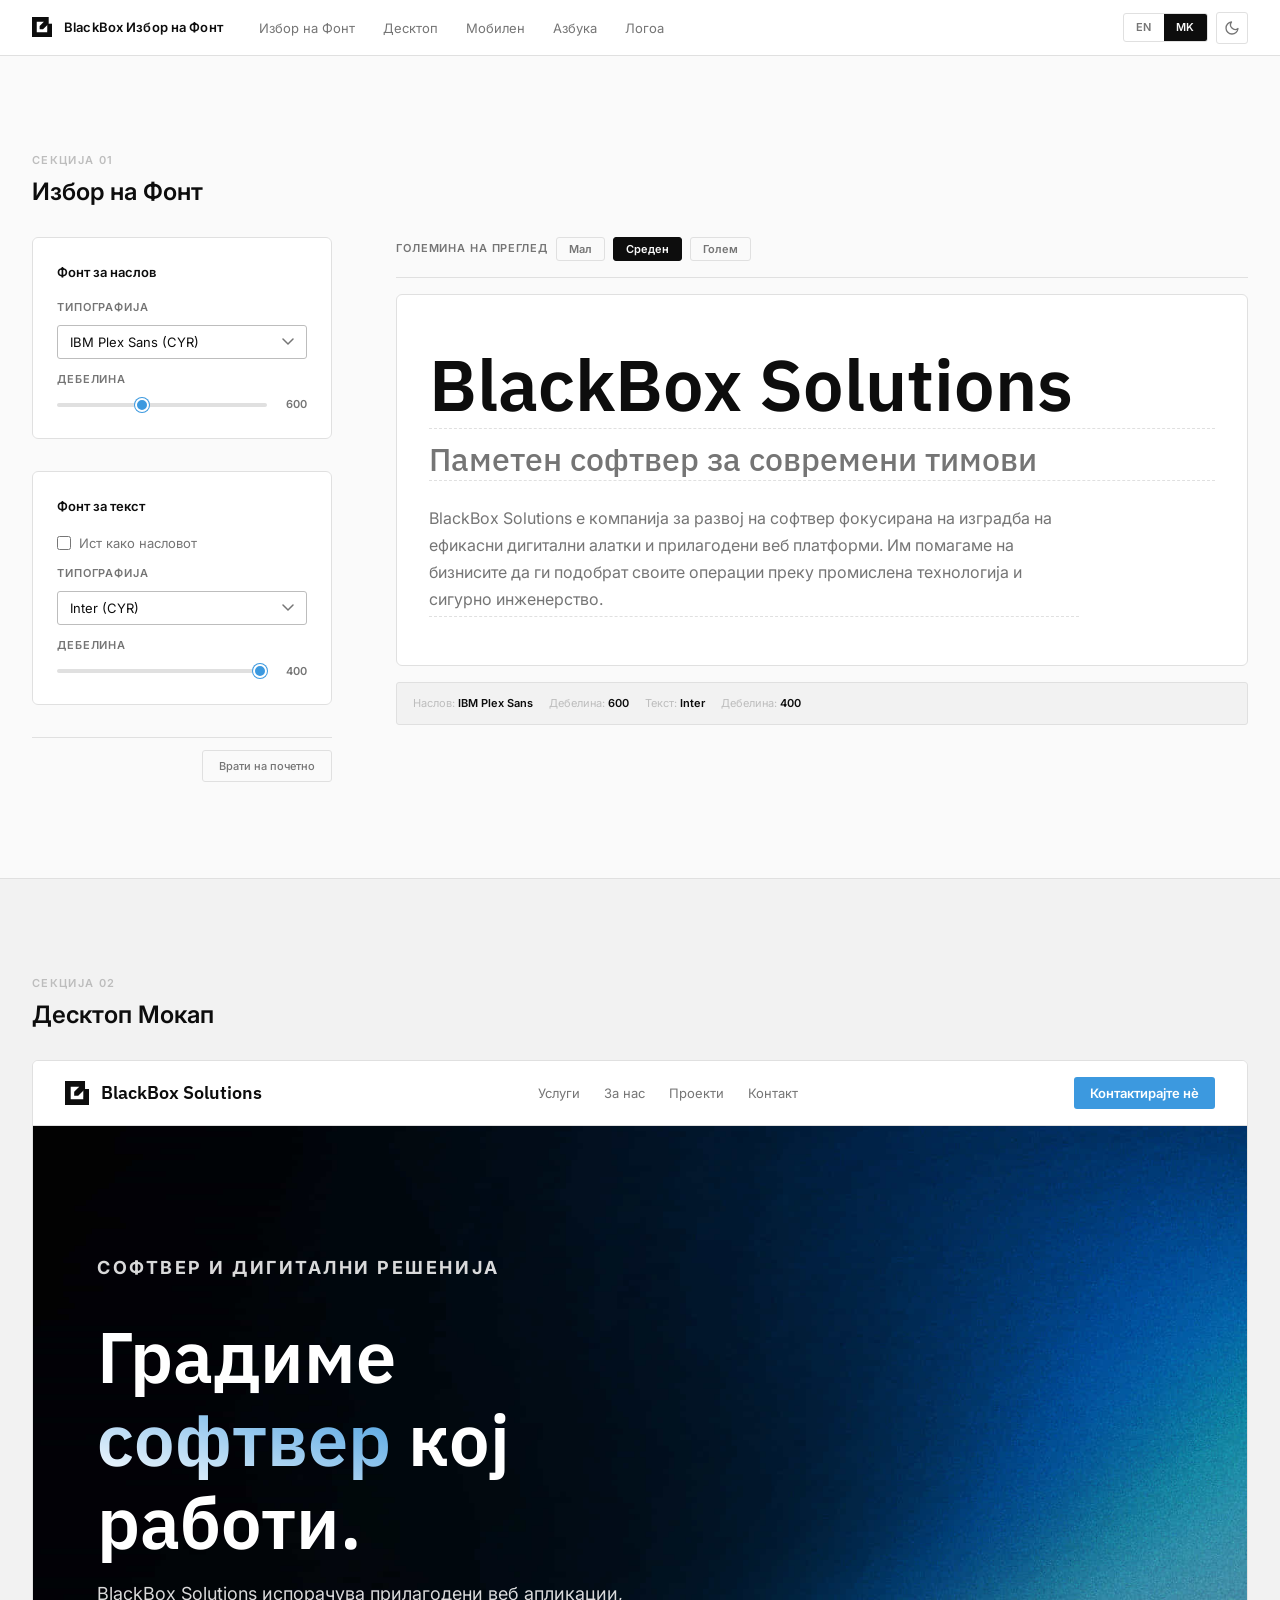
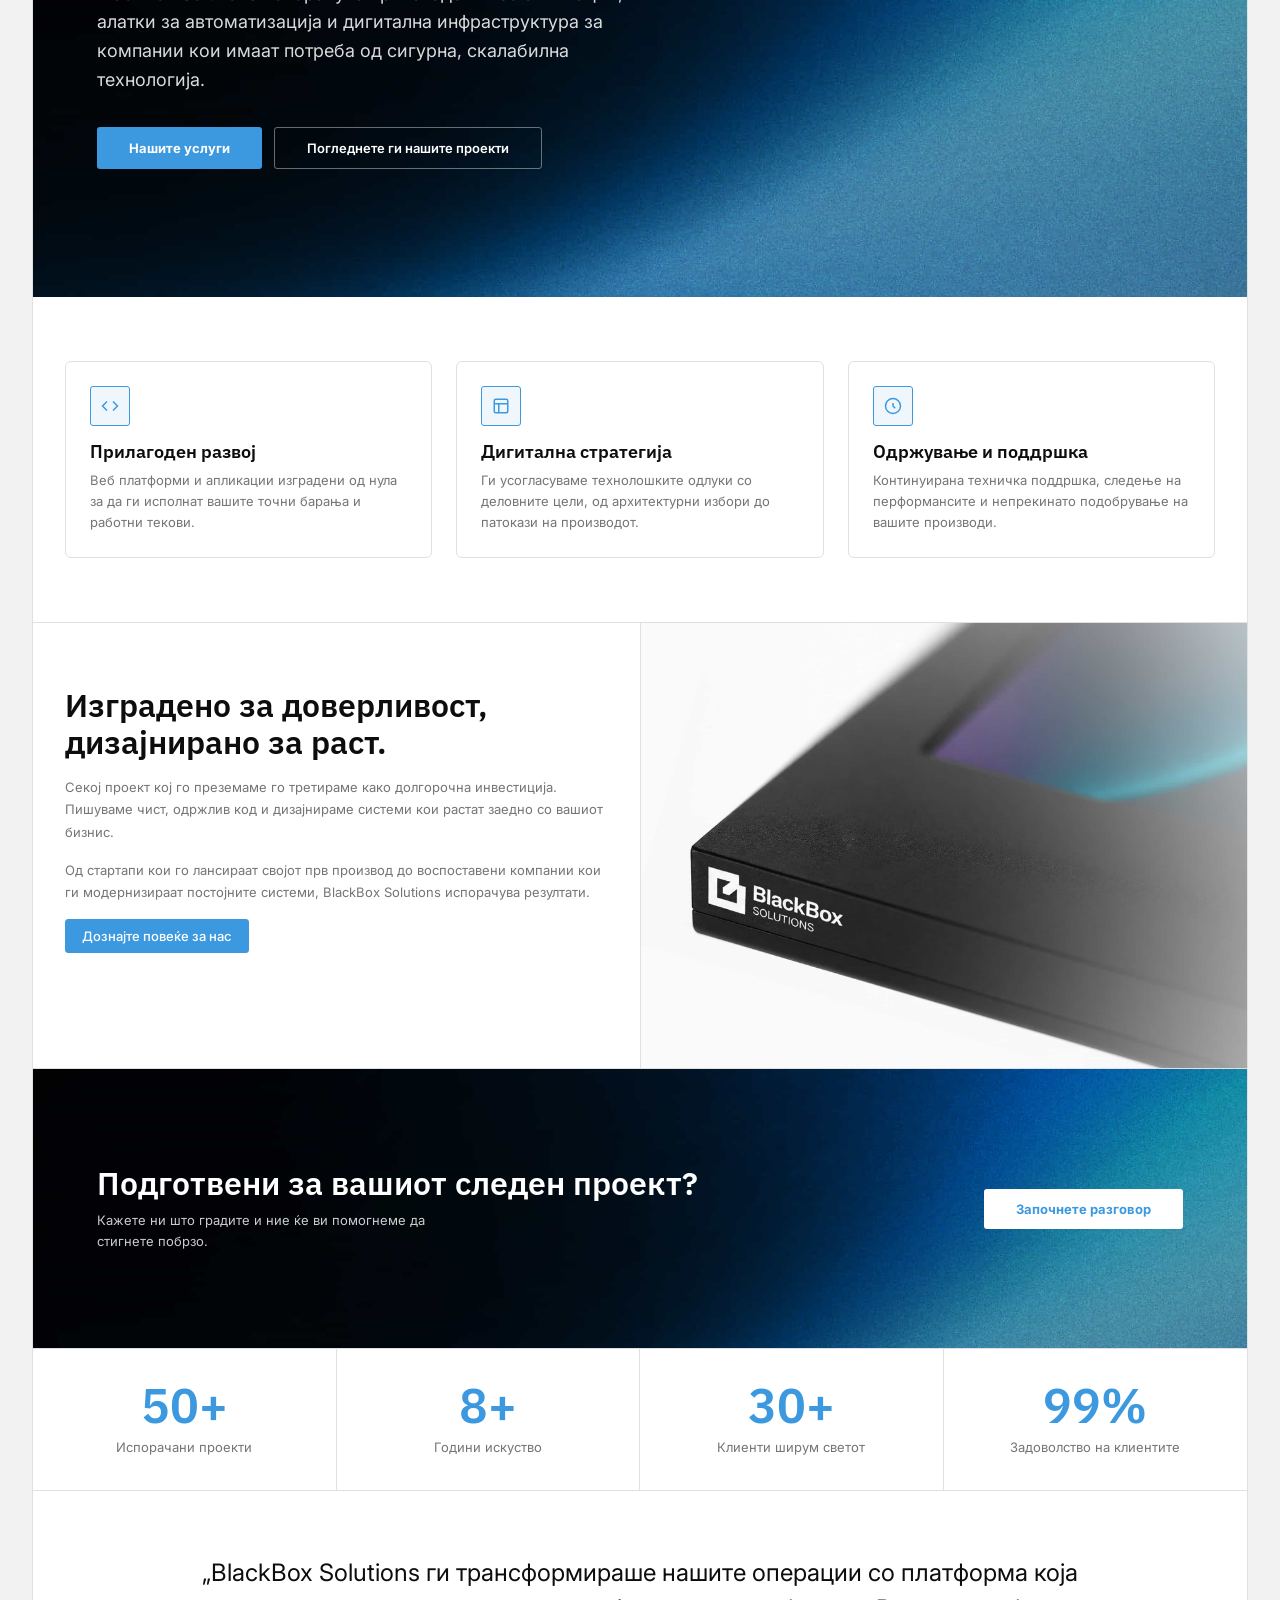
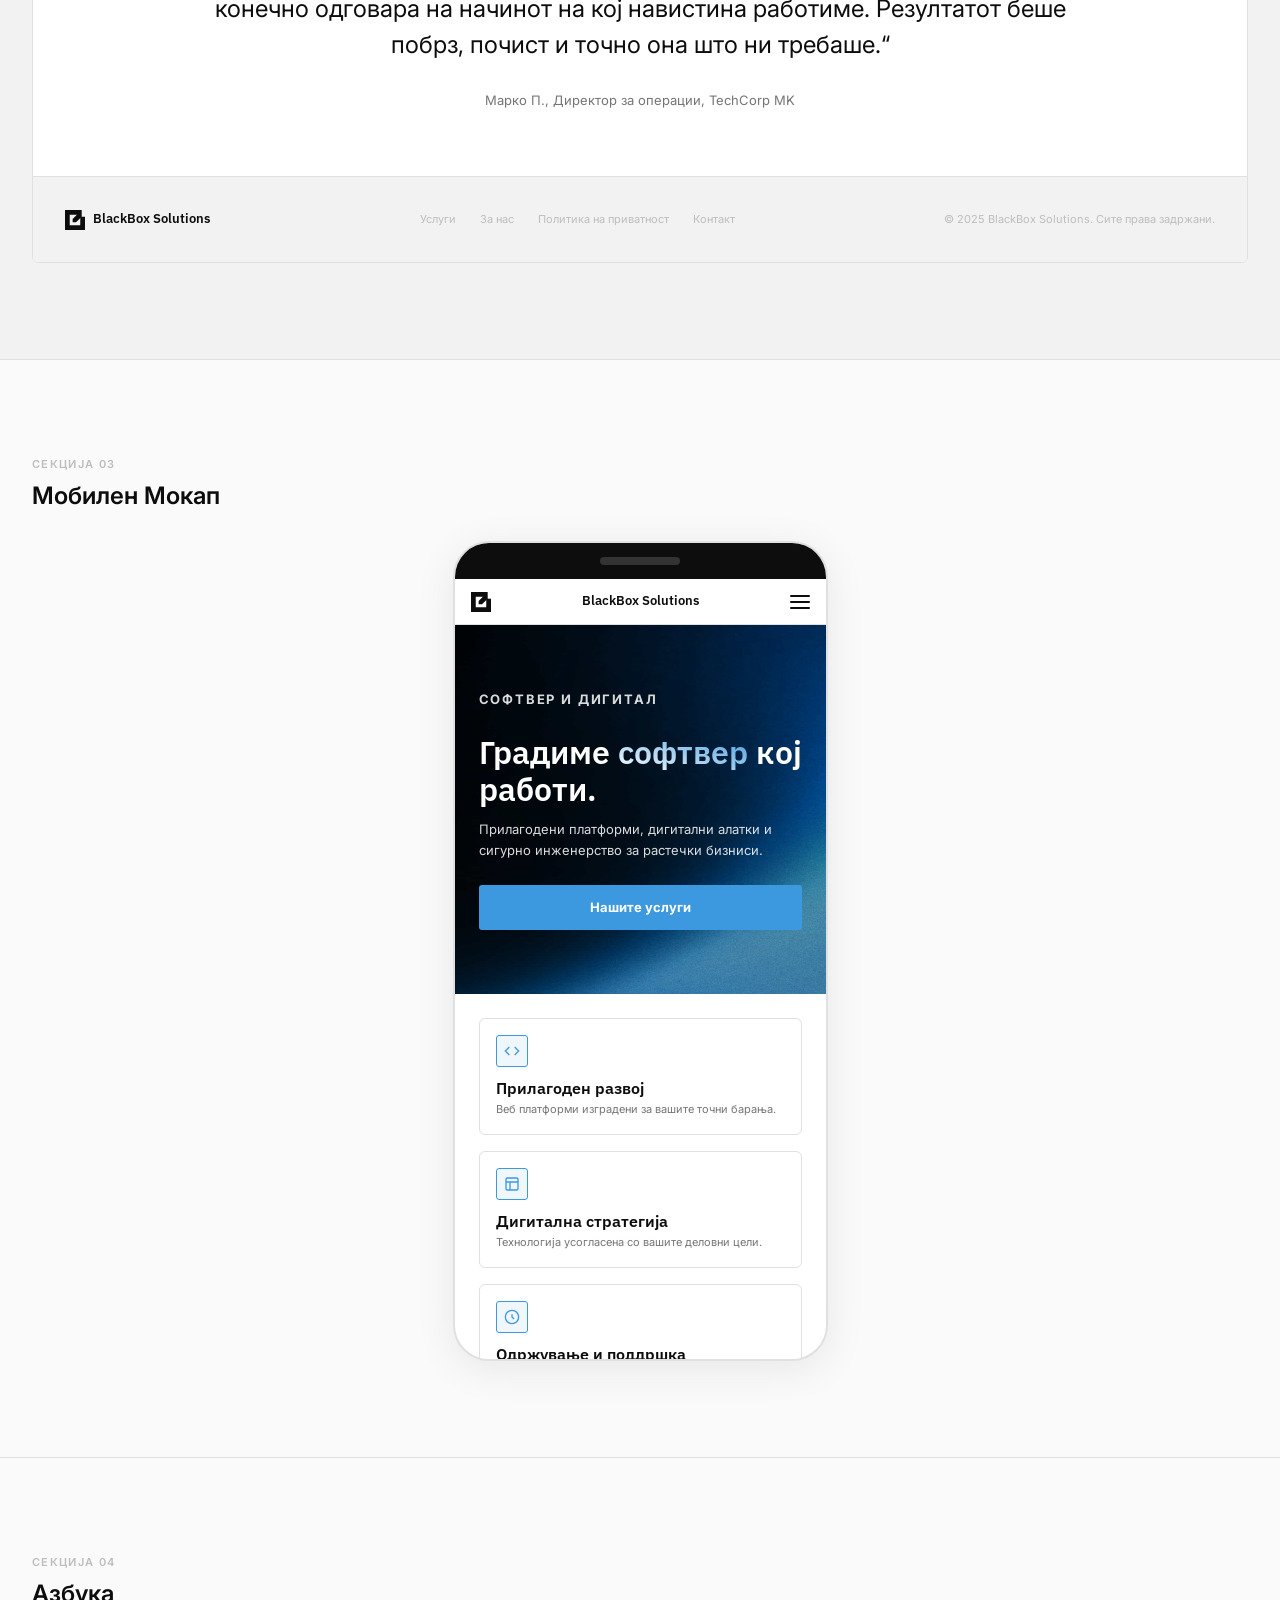
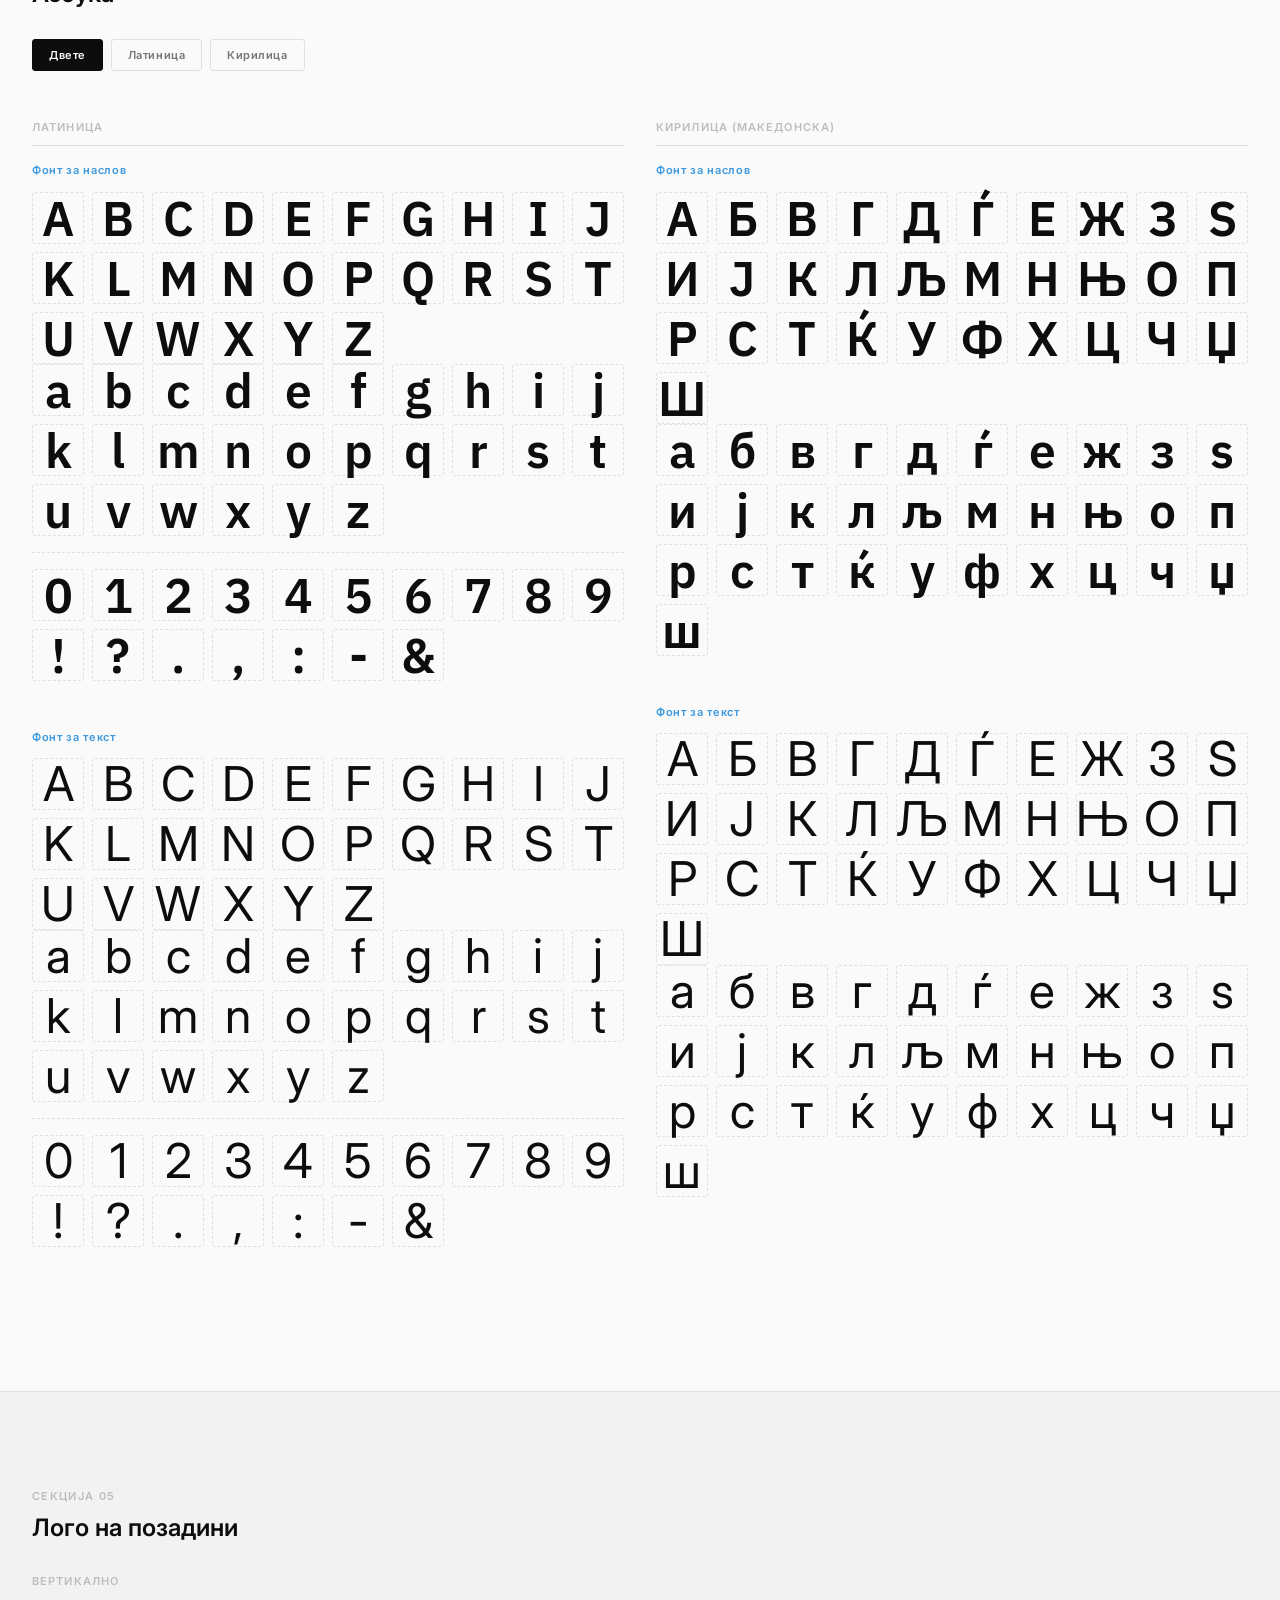
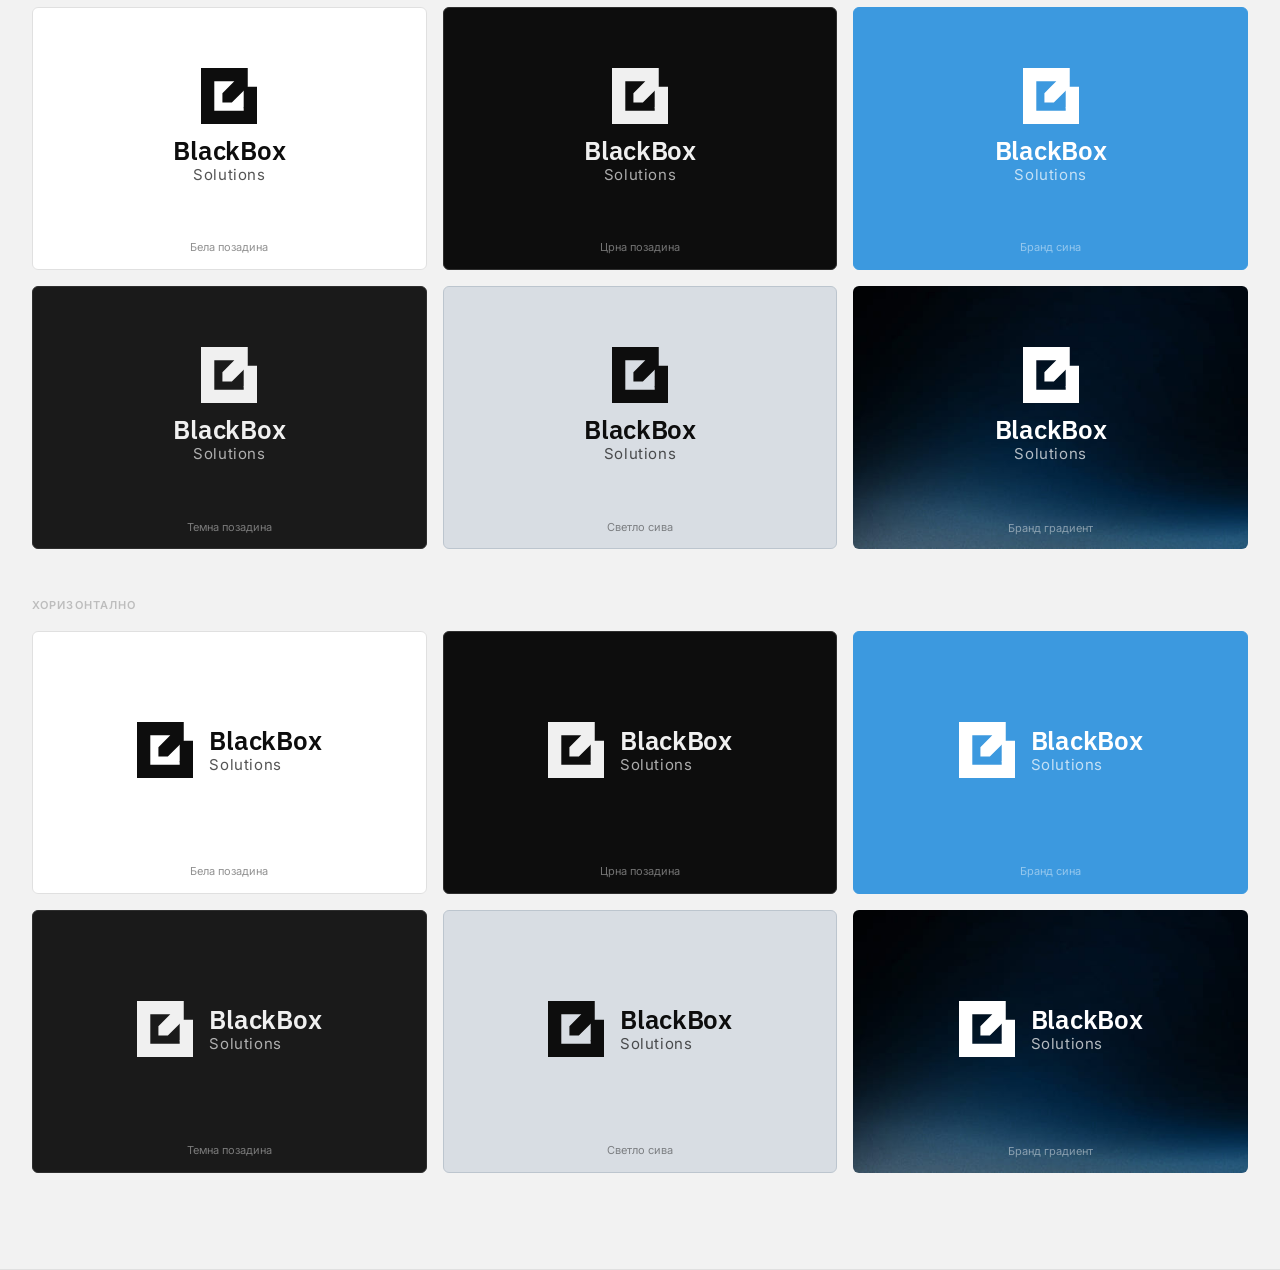
<file: Font-Picker/index-mk.html>
<!DOCTYPE html>
<html lang="mk" data-theme="light">
<head>
  <meta charset="UTF-8">
  <meta name="viewport" content="width=device-width, initial-scale=1.0">
  <title>BlackBox Избор на Фонт</title>
  <link rel="stylesheet" href="Source/CSS/main.css">
  <noscript>
    <link rel="stylesheet" href="https://fonts.googleapis.com/css2?family=IBM+Plex+Sans:wght@100;200;300;400;500;600;700&family=Inter:wght@100;200;300;400;500;600;700;800;900&display=swap">
  </noscript>
</head>
<body>

  <!-- ============================================================
       NAVBAR
  ============================================================= -->
  <nav class="navbar" role="navigation" aria-label="Главна навигација">
    <div class="container">
      <a href="#" class="navbar__brand" aria-label="BlackBox Избор на Фонт почетна">
        <svg class="navbar__logo" viewBox="0 0 200 200" aria-hidden="true" data-logo-mark></svg>
        <span class="navbar__title">BlackBox Избор на Фонт</span>
      </a>

      <ul class="navbar__nav" role="list">
        <li><a href="#font-picker">Избор на Фонт</a></li>
        <li><a href="#desktop-mockup">Десктоп</a></li>
        <li><a href="#mobile-mockup">Мобилен</a></li>
        <li><a href="#alphabet">Азбука</a></li>
        <li><a href="#logo-showcase">Логоа</a></li>
      </ul>

      <div class="navbar__controls">
        <div class="lang-toggle" role="group" aria-label="Јазик">
          <a href="index.html">EN</a>
          <a href="index-mk.html" class="active" aria-current="page">MK</a>
        </div>
        <button class="theme-toggle" id="themeToggle" aria-label="Промени тема" type="button">
          <svg class="icon-moon" viewBox="0 0 24 24" fill="none" stroke="currentColor" stroke-width="2" stroke-linecap="round" stroke-linejoin="round" aria-hidden="true">
            <path d="M21 12.79A9 9 0 1 1 11.21 3 7 7 0 0 0 21 12.79z"/>
          </svg>
          <svg class="icon-sun" viewBox="0 0 24 24" fill="none" stroke="currentColor" stroke-width="2" stroke-linecap="round" stroke-linejoin="round" aria-hidden="true">
            <circle cx="12" cy="12" r="5"/>
            <line x1="12" y1="1"  x2="12" y2="3"/>
            <line x1="12" y1="21" x2="12" y2="23"/>
            <line x1="4.22" y1="4.22"  x2="5.64" y2="5.64"/>
            <line x1="18.36" y1="18.36" x2="19.78" y2="19.78"/>
            <line x1="1"  y1="12" x2="3"  y2="12"/>
            <line x1="21" y1="12" x2="23" y2="12"/>
            <line x1="4.22" y1="19.78" x2="5.64" y2="18.36"/>
            <line x1="18.36" y1="5.64" x2="19.78" y2="4.22"/>
          </svg>
        </button>
      </div>
    </div>
  </nav>


  <!-- ============================================================
       СЕКЦИЈА 1 — ИЗБОР НА ФОНТ
  ============================================================= -->
  <section id="font-picker">
    <div class="container">
      <p class="section-label">Секција 01</p>
      <h2 class="section-title">Избор на Фонт</h2>

      <div class="picker-layout">

        <!-- Left: Controls -->
        <aside class="picker-panel" aria-label="Контроли за фонт">

          <!-- Heading Font Block -->
          <div class="picker-panel__block">
            <div class="picker-panel__head">
              <span class="picker-panel__title">Фонт за наслов</span>
            </div>

            <div class="control-group">
              <label class="control-label" for="headingFont">Типографија</label>
              <select id="headingFont" aria-label="Избери фонт за наслов">
                <!-- Populated by JS from fonts.json -->
              </select>
            </div>

            <div class="control-group">
              <label class="control-label" for="headingWeight">Дебелина</label>
              <div class="slider-row">
                <input type="range" id="headingWeight" min="400" max="900" step="100" value="600" aria-label="Дебелина на фонт за наслов">
                <span class="slider-value" id="headingWeightVal">600</span>
              </div>
            </div>
          </div>

          <!-- Body Font Block -->
          <div class="picker-panel__block">
            <div class="picker-panel__head">
              <span class="picker-panel__title">Фонт за текст</span>
            </div>

            <div class="control-group">
              <label class="checkbox-row" for="sameAsHeading">
                <input type="checkbox" id="sameAsHeading" aria-label="Ист фонт како насловот">
                <span>Ист како насловот</span>
              </label>
            </div>

            <div class="control-group">
              <label class="control-label" for="bodyFont">Типографија</label>
              <select id="bodyFont" aria-label="Избери фонт за текст">
                <!-- Populated by JS from fonts.json -->
              </select>
            </div>

            <div class="control-group">
              <label class="control-label" for="bodyWeight">Дебелина</label>
              <div class="slider-row">
                <input type="range" id="bodyWeight" min="100" max="400" step="100" value="400" aria-label="Дебелина на фонт за текст">
                <span class="slider-value" id="bodyWeightVal">400</span>
              </div>
            </div>
          </div>

          <!-- Reset -->
          <div class="picker-panel__footer">
              <button class="btn btn--outline" id="resetFonts" type="button">Врати на почетно</button>
          </div>

        </aside>

        <!-- Right: Preview -->
        <div class="preview-panel" role="region" aria-label="Преглед на фонт">

          <div class="preview-toolbar">
            <span class="control-label" style="margin-bottom:0">Големина на преглед</span>
            <button class="preview-size-btn" data-size="sm" type="button">Мал</button>
            <button class="preview-size-btn active" data-size="md" type="button">Среден</button>
            <button class="preview-size-btn" data-size="lg" type="button">Голем</button>
          </div>

          <div class="preview-area" id="previewArea" data-size="md">
            <h1 class="preview-h1" contenteditable="true" spellcheck="false"
                aria-label="Уредлив преглед на наслов">
              BlackBox Solutions
            </h1>
            <h2 class="preview-h2" contenteditable="true" spellcheck="false"
                aria-label="Уредлив преглед на поднаслов">
              Паметен софтвер за современи тимови
            </h2>
            <p class="preview-body" contenteditable="true" spellcheck="false"
               aria-label="Уредлив преглед на текст">
              BlackBox Solutions е компанија за развој на софтвер фокусирана на изградба на ефикасни дигитални алатки и прилагодени веб платформи. Им помагаме на бизнисите да ги подобрат своите операции преку промислена технологија и сигурно инженерство.
            </p>
          </div>

          <div class="font-meta" id="fontMeta" aria-live="polite">
            <span>Наслов: <strong id="metaHeadingName">IBM Plex Sans</strong></span>
            <span>Дебелина: <strong id="metaHeadingWeight">600</strong></span>
            <span>Текст: <strong id="metaBodyName">Inter</strong></span>
            <span>Дебелина: <strong id="metaBodyWeight">400</strong></span>
          </div>

        </div>
      </div>
    </div>
  </section>


  <!-- ============================================================
       СЕКЦИЈА 2 — ДЕСКТОП МОКАП
  ============================================================= -->
  <section id="desktop-mockup">
    <div class="container">
      <p class="section-label">Секција 02</p>
      <h2 class="section-title">Десктоп Мокап</h2>

      <div class="mockup-frame" role="img" aria-label="Десктоп мокап на веб-сајт">

        <header class="mk-header">
          <div class="mk-header__brand">
            <svg class="mk-header__logo" viewBox="0 0 200 200" aria-hidden="true" data-logo-mark></svg>
            BlackBox Solutions
          </div>
          <nav class="mk-header__nav" aria-label="Навигација во мокапот">
            <span>Услуги</span>
            <span>За нас</span>
            <span>Проекти</span>
            <span>Контакт</span>
          </nav>
          <button class="mk-header__cta" type="button">Контактирајте нè</button>
        </header>

        <div class="mk-hero">
          <p class="mk-hero__eyebrow">Софтвер и дигитални решенија</p>
          <h1>Градиме <span class="text-gradient">софтвер</span> кој работи.</h1>
          <p>BlackBox Solutions испорачува прилагодени веб апликации, алатки за автоматизација и дигитална инфраструктура за компании кои имаат потреба од сигурна, скалабилна технологија.</p>
          <div class="mk-hero__actions">
            <button class="mk-hero__btn-primary" type="button">Нашите услуги</button>
            <button class="mk-hero__btn-secondary" type="button">Погледнете ги нашите проекти</button>
          </div>
        </div>

        <div class="mk-cards">
          <div class="mk-cards__grid">
            <div class="mk-card">
              <div class="mk-card__icon" aria-hidden="true">
                <svg width="18" height="18" viewBox="0 0 24 24" fill="none" stroke="currentColor" stroke-width="2"><polyline points="16 18 22 12 16 6"/><polyline points="8 6 2 12 8 18"/></svg>
              </div>
              <h3>Прилагоден развој</h3>
              <p>Веб платформи и апликации изградени од нула за да ги исполнат вашите точни барања и работни текови.</p>
            </div>
            <div class="mk-card">
              <div class="mk-card__icon" aria-hidden="true">
                <svg width="18" height="18" viewBox="0 0 24 24" fill="none" stroke="currentColor" stroke-width="2"><rect x="3" y="3" width="18" height="18" rx="2"/><path d="M3 9h18M9 21V9"/></svg>
              </div>
              <h3>Дигитална стратегија</h3>
              <p>Ги усогласуваме технолошките одлуки со деловните цели, од архитектурни избори до патокази на производот.</p>
            </div>
            <div class="mk-card">
              <div class="mk-card__icon" aria-hidden="true">
                <svg width="18" height="18" viewBox="0 0 24 24" fill="none" stroke="currentColor" stroke-width="2"><circle cx="12" cy="12" r="10"/><path d="M12 8v4l3 3"/></svg>
              </div>
              <h3>Одржување и поддршка</h3>
              <p>Континуирана техничка поддршка, следење на перформансите и непрекинато подобрување на вашите производи.</p>
            </div>
          </div>
        </div>

        <div class="mk-split">
          <div class="mk-split__text">
            <h2>Изградено за доверливост, дизајнирано за раст.</h2>
            <p>Секој проект кој го преземаме го третираме како долгорочна инвестиција. Пишуваме чист, одржлив код и дизајнираме системи кои растат заедно со вашиот бизнис.</p>
            <p>Од стартапи кои го лансираат својот прв производ до воспоставени компании кои ги модернизираат постојните системи, BlackBox Solutions испорачува резултати.</p>
            <button class="btn btn--primary" type="button">Дознајте повеќе за нас</button>
          </div>
          <div class="mk-split__image" aria-label="Closeup BlackBox logo on a clean advertising totem render metal surface">
            <img src="Source/Imgs/render-1.jpg" alt="Closeup BlackBox logo on a clean advertising totem render metal surface">
          </div>
        </div>

        <div class="mk-gradient">
          <div>
            <h2>Подготвени за вашиот следен проект?</h2>
            <p>Кажете ни што градите и ние ќе ви помогнеме да стигнете побрзо.</p>
          </div>
          <div class="mk-gradient__cta">
            <button class="mk-hero__btn-primary" type="button">Започнете разговор</button>
          </div>
        </div>

        <div class="mk-stats" role="list">
          <div class="mk-stat" role="listitem">
            <div class="mk-stat__number">50+</div>
            <div class="mk-stat__label">Испорачани проекти</div>
          </div>
          <div class="mk-stat" role="listitem">
            <div class="mk-stat__number">8+</div>
            <div class="mk-stat__label">Години искуство</div>
          </div>
          <div class="mk-stat" role="listitem">
            <div class="mk-stat__number">30+</div>
            <div class="mk-stat__label">Клиенти ширум светот</div>
          </div>
          <div class="mk-stat" role="listitem">
            <div class="mk-stat__number">99%</div>
            <div class="mk-stat__label">Задоволство на клиентите</div>
          </div>
        </div>

        <div class="mk-testimonial">
          <blockquote>
            „BlackBox Solutions ги трансформираше нашите операции со платформа која конечно одговара на начинот на кој навистина работиме. Резултатот беше побрз, почист и точно она што ни требаше.“
          </blockquote>
          <cite>Марко П., Директор за операции, TechCorp MK</cite>
        </div>

        <footer class="mk-footer">
          <div class="mk-footer__brand">
            <svg class="mk-footer__logo" viewBox="0 0 200 200" aria-hidden="true" data-logo-mark></svg>
            BlackBox Solutions
          </div>
          <div class="mk-footer__links" aria-label="Линкови во подножјето">
            <span>Услуги</span>
            <span>За нас</span>
            <span>Политика на приватност</span>
            <span>Контакт</span>
          </div>
          <p class="mk-footer__copy">© 2025 BlackBox Solutions. Сите права задржани.</p>
        </footer>

      </div>
    </div>
  </section>


  <!-- ============================================================
       СЕКЦИЈА 3 — МОБИЛЕН МОКАП
  ============================================================= -->
  <section id="mobile-mockup">
    <div class="container">
      <p class="section-label">Секција 03</p>
      <h2 class="section-title">Мобилен Мокап</h2>

      <div class="mobile-frame-wrapper">
        <div class="mobile-frame" role="img" aria-label="Мобилен мокап на веб-сајт">

          <div class="mobile-frame__notch" aria-hidden="true">
            <div class="mobile-frame__notch-pill"></div>
          </div>

          <div class="mobile-frame__content">

            <header class="mk-mob-header">
              <svg class="mk-mob-header__logo" viewBox="0 0 200 200" aria-hidden="true" data-logo-mark></svg>
              <span class="mk-mob-header__title">BlackBox Solutions</span>
              <div class="mk-mob-header__menu" aria-label="Мени" role="img">
                <span></span><span></span><span></span>
              </div>
            </header>

            <div class="mk-mob-hero">
              <p class="mk-hero__eyebrow">Софтвер и дигитал</p>
              <h1>Градиме <span class="text-gradient">софтвер</span> кој работи.</h1>
              <p>Прилагодени платформи, дигитални алатки и сигурно инженерство за растечки бизниси.</p>
              <a class="mk-mob-hero__btn">Нашите услуги</a>
            </div>

            <div class="mk-mob-cards">
              <div class="mk-mob-card">
                <div class="mk-mob-card__icon" aria-hidden="true">
                  <svg width="16" height="16" viewBox="0 0 24 24" fill="none" stroke="currentColor" stroke-width="2"><polyline points="16 18 22 12 16 6"/><polyline points="8 6 2 12 8 18"/></svg>
                </div>
                <h3>Прилагоден развој</h3>
                <p>Веб платформи изградени за вашите точни барања.</p>
              </div>
              <div class="mk-mob-card">
                <div class="mk-mob-card__icon" aria-hidden="true">
                  <svg width="16" height="16" viewBox="0 0 24 24" fill="none" stroke="currentColor" stroke-width="2"><rect x="3" y="3" width="18" height="18" rx="2"/><path d="M3 9h18M9 21V9"/></svg>
                </div>
                <h3>Дигитална стратегија</h3>
                <p>Технологија усогласена со вашите деловни цели.</p>
              </div>
              <div class="mk-mob-card">
                <div class="mk-mob-card__icon" aria-hidden="true">
                  <svg width="16" height="16" viewBox="0 0 24 24" fill="none" stroke="currentColor" stroke-width="2"><circle cx="12" cy="12" r="10"/><path d="M12 8v4l3 3"/></svg>
                </div>
                <h3>Одржување и поддршка</h3>
                <p>Континуирана техничка поддршка за вашите производи.</p>
              </div>
            </div>

            <div class="mk-mob-gradient">
              <h2>Подготвени за вашиот следен проект?</h2>
              <p>Кажете ни што градите и ние ќе ви помогнеме да стигнете побрзо.</p>
              <a class="mk-mob-hero__btn">Контактирајте нè</a>
            </div>

            <div class="mk-mob-stats" role="list">
              <div class="mk-mob-stat" role="listitem">
                <div class="mk-mob-stat__number">50+</div>
                <div class="mk-mob-stat__label">Проекти</div>
              </div>
              <div class="mk-mob-stat" role="listitem">
                <div class="mk-mob-stat__number">8+</div>
                <div class="mk-mob-stat__label">Години</div>
              </div>
              <div class="mk-mob-stat" role="listitem">
                <div class="mk-mob-stat__number">30+</div>
                <div class="mk-mob-stat__label">Клиенти</div>
              </div>
              <div class="mk-mob-stat" role="listitem">
                <div class="mk-mob-stat__number">99%</div>
                <div class="mk-mob-stat__label">Задоволство</div>
              </div>
            </div>

            <footer class="mk-mob-footer">
              <div class="mk-mob-footer__brand">
                <svg class="mk-mob-footer__logo" viewBox="0 0 200 200" aria-hidden="true" data-logo-mark></svg>
                BlackBox Solutions
              </div>
              <p class="mk-mob-footer__copy">© 2025 BlackBox Solutions</p>
            </footer>

          </div>
        </div>
      </div>
    </div>
  </section>


  <!-- ============================================================
       СЕКЦИЈА 4 — АЗБУКА
  ============================================================= -->
  <section id="alphabet">
    <div class="container">
      <p class="section-label">Секција 04</p>
      <h2 class="section-title">Азбука</h2>

      <div class="alphabet-controls" role="group" aria-label="Приказ на азбука">
        <button class="alphabet-tab active" data-view="both"     type="button">Двете</button>
        <button class="alphabet-tab"        data-view="latin"    type="button">Латиница</button>
        <button class="alphabet-tab"        data-view="cyrillic" type="button">Кирилица</button>
      </div>

      <div class="alphabet-grid" id="alphabetGrid" data-view="both">

        <div class="alphabet-col alphabet-col--latin">
          <p class="alphabet-col__label">Латиница</p>

          <div class="alphabet-font-block alphabet-font-block--heading">
            <p class="alphabet-font-block__tag">Фонт за наслов</p>
            <div class="alphabet-chars" aria-label="Латинска голема азбука">
              <span class="alphabet-char">A</span><span class="alphabet-char">B</span><span class="alphabet-char">C</span><span class="alphabet-char">D</span><span class="alphabet-char">E</span><span class="alphabet-char">F</span><span class="alphabet-char">G</span><span class="alphabet-char">H</span><span class="alphabet-char">I</span><span class="alphabet-char">J</span><span class="alphabet-char">K</span><span class="alphabet-char">L</span><span class="alphabet-char">M</span><span class="alphabet-char">N</span><span class="alphabet-char">O</span><span class="alphabet-char">P</span><span class="alphabet-char">Q</span><span class="alphabet-char">R</span><span class="alphabet-char">S</span><span class="alphabet-char">T</span><span class="alphabet-char">U</span><span class="alphabet-char">V</span><span class="alphabet-char">W</span><span class="alphabet-char">X</span><span class="alphabet-char">Y</span><span class="alphabet-char">Z</span>
            </div>
            <div class="alphabet-chars" aria-label="Латинска мала азбука">
              <span class="alphabet-char">a</span><span class="alphabet-char">b</span><span class="alphabet-char">c</span><span class="alphabet-char">d</span><span class="alphabet-char">e</span><span class="alphabet-char">f</span><span class="alphabet-char">g</span><span class="alphabet-char">h</span><span class="alphabet-char">i</span><span class="alphabet-char">j</span><span class="alphabet-char">k</span><span class="alphabet-char">l</span><span class="alphabet-char">m</span><span class="alphabet-char">n</span><span class="alphabet-char">o</span><span class="alphabet-char">p</span><span class="alphabet-char">q</span><span class="alphabet-char">r</span><span class="alphabet-char">s</span><span class="alphabet-char">t</span><span class="alphabet-char">u</span><span class="alphabet-char">v</span><span class="alphabet-char">w</span><span class="alphabet-char">x</span><span class="alphabet-char">y</span><span class="alphabet-char">z</span>
            </div>
            <div class="alphabet-extras" aria-label="Цифри и интерпункција">
              <span class="alphabet-char">0</span><span class="alphabet-char">1</span><span class="alphabet-char">2</span><span class="alphabet-char">3</span><span class="alphabet-char">4</span><span class="alphabet-char">5</span><span class="alphabet-char">6</span><span class="alphabet-char">7</span><span class="alphabet-char">8</span><span class="alphabet-char">9</span><span class="alphabet-char">!</span><span class="alphabet-char">?</span><span class="alphabet-char">.</span><span class="alphabet-char">,</span><span class="alphabet-char">:</span><span class="alphabet-char">-</span><span class="alphabet-char">&amp;</span>
            </div>
          </div>

          <div class="alphabet-font-block alphabet-font-block--body">
            <p class="alphabet-font-block__tag">Фонт за текст</p>
            <div class="alphabet-chars">
              <span class="alphabet-char">A</span><span class="alphabet-char">B</span><span class="alphabet-char">C</span><span class="alphabet-char">D</span><span class="alphabet-char">E</span><span class="alphabet-char">F</span><span class="alphabet-char">G</span><span class="alphabet-char">H</span><span class="alphabet-char">I</span><span class="alphabet-char">J</span><span class="alphabet-char">K</span><span class="alphabet-char">L</span><span class="alphabet-char">M</span><span class="alphabet-char">N</span><span class="alphabet-char">O</span><span class="alphabet-char">P</span><span class="alphabet-char">Q</span><span class="alphabet-char">R</span><span class="alphabet-char">S</span><span class="alphabet-char">T</span><span class="alphabet-char">U</span><span class="alphabet-char">V</span><span class="alphabet-char">W</span><span class="alphabet-char">X</span><span class="alphabet-char">Y</span><span class="alphabet-char">Z</span>
            </div>
            <div class="alphabet-chars">
              <span class="alphabet-char">a</span><span class="alphabet-char">b</span><span class="alphabet-char">c</span><span class="alphabet-char">d</span><span class="alphabet-char">e</span><span class="alphabet-char">f</span><span class="alphabet-char">g</span><span class="alphabet-char">h</span><span class="alphabet-char">i</span><span class="alphabet-char">j</span><span class="alphabet-char">k</span><span class="alphabet-char">l</span><span class="alphabet-char">m</span><span class="alphabet-char">n</span><span class="alphabet-char">o</span><span class="alphabet-char">p</span><span class="alphabet-char">q</span><span class="alphabet-char">r</span><span class="alphabet-char">s</span><span class="alphabet-char">t</span><span class="alphabet-char">u</span><span class="alphabet-char">v</span><span class="alphabet-char">w</span><span class="alphabet-char">x</span><span class="alphabet-char">y</span><span class="alphabet-char">z</span>
            </div>
            <div class="alphabet-extras">
              <span class="alphabet-char">0</span><span class="alphabet-char">1</span><span class="alphabet-char">2</span><span class="alphabet-char">3</span><span class="alphabet-char">4</span><span class="alphabet-char">5</span><span class="alphabet-char">6</span><span class="alphabet-char">7</span><span class="alphabet-char">8</span><span class="alphabet-char">9</span><span class="alphabet-char">!</span><span class="alphabet-char">?</span><span class="alphabet-char">.</span><span class="alphabet-char">,</span><span class="alphabet-char">:</span><span class="alphabet-char">-</span><span class="alphabet-char">&amp;</span>
            </div>
          </div>
        </div>

        <div class="alphabet-col alphabet-col--cyrillic">
          <p class="alphabet-col__label">Кирилица (македонска)</p>

          <div class="alphabet-font-block alphabet-font-block--heading">
            <p class="alphabet-font-block__tag">Фонт за наслов</p>
            <div class="alphabet-chars" aria-label="Кирилска голема азбука">
              <span class="alphabet-char">А</span><span class="alphabet-char">Б</span><span class="alphabet-char">В</span><span class="alphabet-char">Г</span><span class="alphabet-char">Д</span><span class="alphabet-char">Ѓ</span><span class="alphabet-char">Е</span><span class="alphabet-char">Ж</span><span class="alphabet-char">З</span><span class="alphabet-char">Ѕ</span><span class="alphabet-char">И</span><span class="alphabet-char">Ј</span><span class="alphabet-char">К</span><span class="alphabet-char">Л</span><span class="alphabet-char">Љ</span><span class="alphabet-char">М</span><span class="alphabet-char">Н</span><span class="alphabet-char">Њ</span><span class="alphabet-char">О</span><span class="alphabet-char">П</span><span class="alphabet-char">Р</span><span class="alphabet-char">С</span><span class="alphabet-char">Т</span><span class="alphabet-char">Ќ</span><span class="alphabet-char">У</span><span class="alphabet-char">Ф</span><span class="alphabet-char">Х</span><span class="alphabet-char">Ц</span><span class="alphabet-char">Ч</span><span class="alphabet-char">Џ</span><span class="alphabet-char">Ш</span>
            </div>
            <div class="alphabet-chars" aria-label="Кирилска мала азбука">
              <span class="alphabet-char">а</span><span class="alphabet-char">б</span><span class="alphabet-char">в</span><span class="alphabet-char">г</span><span class="alphabet-char">д</span><span class="alphabet-char">ѓ</span><span class="alphabet-char">е</span><span class="alphabet-char">ж</span><span class="alphabet-char">з</span><span class="alphabet-char">ѕ</span><span class="alphabet-char">и</span><span class="alphabet-char">ј</span><span class="alphabet-char">к</span><span class="alphabet-char">л</span><span class="alphabet-char">љ</span><span class="alphabet-char">м</span><span class="alphabet-char">н</span><span class="alphabet-char">њ</span><span class="alphabet-char">о</span><span class="alphabet-char">п</span><span class="alphabet-char">р</span><span class="alphabet-char">с</span><span class="alphabet-char">т</span><span class="alphabet-char">ќ</span><span class="alphabet-char">у</span><span class="alphabet-char">ф</span><span class="alphabet-char">х</span><span class="alphabet-char">ц</span><span class="alphabet-char">ч</span><span class="alphabet-char">џ</span><span class="alphabet-char">ш</span>
            </div>
          </div>

          <div class="alphabet-font-block alphabet-font-block--body">
            <p class="alphabet-font-block__tag">Фонт за текст</p>
            <div class="alphabet-chars">
              <span class="alphabet-char">А</span><span class="alphabet-char">Б</span><span class="alphabet-char">В</span><span class="alphabet-char">Г</span><span class="alphabet-char">Д</span><span class="alphabet-char">Ѓ</span><span class="alphabet-char">Е</span><span class="alphabet-char">Ж</span><span class="alphabet-char">З</span><span class="alphabet-char">Ѕ</span><span class="alphabet-char">И</span><span class="alphabet-char">Ј</span><span class="alphabet-char">К</span><span class="alphabet-char">Л</span><span class="alphabet-char">Љ</span><span class="alphabet-char">М</span><span class="alphabet-char">Н</span><span class="alphabet-char">Њ</span><span class="alphabet-char">О</span><span class="alphabet-char">П</span><span class="alphabet-char">Р</span><span class="alphabet-char">С</span><span class="alphabet-char">Т</span><span class="alphabet-char">Ќ</span><span class="alphabet-char">У</span><span class="alphabet-char">Ф</span><span class="alphabet-char">Х</span><span class="alphabet-char">Ц</span><span class="alphabet-char">Ч</span><span class="alphabet-char">Џ</span><span class="alphabet-char">Ш</span>
            </div>
            <div class="alphabet-chars">
              <span class="alphabet-char">а</span><span class="alphabet-char">б</span><span class="alphabet-char">в</span><span class="alphabet-char">г</span><span class="alphabet-char">д</span><span class="alphabet-char">ѓ</span><span class="alphabet-char">е</span><span class="alphabet-char">ж</span><span class="alphabet-char">з</span><span class="alphabet-char">ѕ</span><span class="alphabet-char">и</span><span class="alphabet-char">ј</span><span class="alphabet-char">к</span><span class="alphabet-char">л</span><span class="alphabet-char">љ</span><span class="alphabet-char">м</span><span class="alphabet-char">н</span><span class="alphabet-char">њ</span><span class="alphabet-char">о</span><span class="alphabet-char">п</span><span class="alphabet-char">р</span><span class="alphabet-char">с</span><span class="alphabet-char">т</span><span class="alphabet-char">ќ</span><span class="alphabet-char">у</span><span class="alphabet-char">ф</span><span class="alphabet-char">х</span><span class="alphabet-char">ц</span><span class="alphabet-char">ч</span><span class="alphabet-char">џ</span><span class="alphabet-char">ш</span>
            </div>
          </div>
        </div>

      </div>
    </div>
  </section>


  <!-- ============================================================
       СЕКЦИЈА 5 — ЛОГО НА ПОЗАДИНИ
  ============================================================= -->
  <section id="logo-showcase">
    <div class="container">
      <p class="section-label">Секција 05</p>
      <h2 class="section-title">Лого на позадини</h2>

      <!-- Вертикално -->
      <p class="logo-subsection-label">Вертикално</p>
      <div class="logo-grid logo-grid--vertical">

        <div class="logo-tile logo-tile--white">
          <div class="logo-tile__mark-group">
            <svg class="logo-tile__svg" viewBox="0 0 200 200" aria-hidden="true" data-logo-mark></svg>
            <div class="logo-tile__text">
              <span class="logo-tile__line1">BlackBox</span>
              <span class="logo-tile__line2">Solutions</span>
            </div>
          </div>
          <span class="logo-tile__sub">Бела позадина</span>
        </div>

        <div class="logo-tile logo-tile--black">
          <div class="logo-tile__mark-group">
            <svg class="logo-tile__svg" viewBox="0 0 200 200" aria-hidden="true" data-logo-mark></svg>
            <div class="logo-tile__text">
              <span class="logo-tile__line1">BlackBox</span>
              <span class="logo-tile__line2">Solutions</span>
            </div>
          </div>
          <span class="logo-tile__sub">Црна позадина</span>
        </div>

        <div class="logo-tile logo-tile--brand">
          <div class="logo-tile__mark-group">
            <svg class="logo-tile__svg" viewBox="0 0 200 200" aria-hidden="true" data-logo-mark></svg>
            <div class="logo-tile__text">
              <span class="logo-tile__line1">BlackBox</span>
              <span class="logo-tile__line2">Solutions</span>
            </div>
          </div>
          <span class="logo-tile__sub">Бранд сина</span>
        </div>

        <div class="logo-tile logo-tile--dark">
          <div class="logo-tile__mark-group">
            <svg class="logo-tile__svg" viewBox="0 0 200 200" aria-hidden="true" data-logo-mark></svg>
            <div class="logo-tile__text">
              <span class="logo-tile__line1">BlackBox</span>
              <span class="logo-tile__line2">Solutions</span>
            </div>
          </div>
          <span class="logo-tile__sub">Темна позадина</span>
        </div>

        <div class="logo-tile logo-tile--gray">
          <div class="logo-tile__mark-group">
            <svg class="logo-tile__svg" viewBox="0 0 200 200" aria-hidden="true" data-logo-mark></svg>
            <div class="logo-tile__text">
              <span class="logo-tile__line1">BlackBox</span>
              <span class="logo-tile__line2">Solutions</span>
            </div>
          </div>
          <span class="logo-tile__sub">Светло сива</span>
        </div>

        <div class="logo-tile logo-tile--gradient">
          <div class="logo-tile__mark-group">
            <svg class="logo-tile__svg" viewBox="0 0 200 200" aria-hidden="true" data-logo-mark></svg>
            <div class="logo-tile__text">
              <span class="logo-tile__line1">BlackBox</span>
              <span class="logo-tile__line2">Solutions</span>
            </div>
          </div>
          <span class="logo-tile__sub">Бранд градиент</span>
        </div>

      </div><!-- /.logo-grid--vertical -->

      <!-- Хоризонтално -->
      <p class="logo-subsection-label">Хоризонтално</p>
      <div class="logo-grid logo-grid--horizontal">

        <div class="logo-tile logo-tile--white">
          <div class="logo-tile__mark-group">
            <svg class="logo-tile__svg" viewBox="0 0 200 200" aria-hidden="true" data-logo-mark></svg>
            <div class="logo-tile__text">
              <span class="logo-tile__line1">BlackBox</span>
              <span class="logo-tile__line2">Solutions</span>
            </div>
          </div>
          <span class="logo-tile__sub">Бела позадина</span>
        </div>

        <div class="logo-tile logo-tile--black">
          <div class="logo-tile__mark-group">
            <svg class="logo-tile__svg" viewBox="0 0 200 200" aria-hidden="true" data-logo-mark></svg>
            <div class="logo-tile__text">
              <span class="logo-tile__line1">BlackBox</span>
              <span class="logo-tile__line2">Solutions</span>
            </div>
          </div>
          <span class="logo-tile__sub">Црна позадина</span>
        </div>

        <div class="logo-tile logo-tile--brand">
          <div class="logo-tile__mark-group">
            <svg class="logo-tile__svg" viewBox="0 0 200 200" aria-hidden="true" data-logo-mark></svg>
            <div class="logo-tile__text">
              <span class="logo-tile__line1">BlackBox</span>
              <span class="logo-tile__line2">Solutions</span>
            </div>
          </div>
          <span class="logo-tile__sub">Бранд сина</span>
        </div>

        <div class="logo-tile logo-tile--dark">
          <div class="logo-tile__mark-group">
            <svg class="logo-tile__svg" viewBox="0 0 200 200" aria-hidden="true" data-logo-mark></svg>
            <div class="logo-tile__text">
              <span class="logo-tile__line1">BlackBox</span>
              <span class="logo-tile__line2">Solutions</span>
            </div>
          </div>
          <span class="logo-tile__sub">Темна позадина</span>
        </div>

        <div class="logo-tile logo-tile--gray">
          <div class="logo-tile__mark-group">
            <svg class="logo-tile__svg" viewBox="0 0 200 200" aria-hidden="true" data-logo-mark></svg>
            <div class="logo-tile__text">
              <span class="logo-tile__line1">BlackBox</span>
              <span class="logo-tile__line2">Solutions</span>
            </div>
          </div>
          <span class="logo-tile__sub">Светло сива</span>
        </div>

        <div class="logo-tile logo-tile--gradient">
          <div class="logo-tile__mark-group">
            <svg class="logo-tile__svg" viewBox="0 0 200 200" aria-hidden="true" data-logo-mark></svg>
            <div class="logo-tile__text">
              <span class="logo-tile__line1">BlackBox</span>
              <span class="logo-tile__line2">Solutions</span>
            </div>
          </div>
          <span class="logo-tile__sub">Бранд градиент</span>
        </div>

      </div><!-- /.logo-grid--horizontal -->
    </div>
  </section>


  <script src="Source/Scripts/main.js"></script>
</body>
</html>
</file>
<file: Font-Picker/Source/CSS/main.css>
/* =================================================================
   BLACKBOX FONT PICKER — Design System & Styles
   ================================================================= */

/* 1. GOOGLE FONTS — Defaults
   Additional fonts are injected dynamically by main.js
   ================================================================= */
@import url('https://fonts.googleapis.com/css2?family=IBM+Plex+Sans:wght@100;200;300;400;500;600;700&family=Inter:wght@100;200;300;400;500;600;700;800;900&display=swap');


/* 2. DESIGN TOKENS
   ================================================================= */
:root {
  /* --- Brand --- */
  --color-brand: #3C99DF;
  --color-brand-dark: #2a7abf;
  --color-brand-bg: rgba(60, 153, 223, 0.08);
  --color-black: #0D0D0D;
  --color-white: #F5F5F5;

  /* --- Gray scale (5-step) --- */
  --gray-100: #F2F2F2;
  --gray-200: #E0E0E0;
  --gray-300: #BDBDBD;
  --gray-400: #757575;
  --gray-500: #2E2E2E;

  /* --- Spacing scale (4px base) --- */
  --sp-1: 4px;
  --sp-2: 8px;
  --sp-3: 12px;
  --sp-4: 16px;
  --sp-5: 24px;
  --sp-6: 32px;
  --sp-7: 48px;
  --sp-8: 64px;
  --sp-9: 96px;
  --sp-10: 128px;

  /* --- Typography vars (updated live by JS) --- */
  --font-heading: 'IBM Plex Sans', sans-serif;
  --font-body: 'Inter', sans-serif;
  --font-ui: 'Inter', sans-serif;
  --weight-heading: 600;
  --weight-body: 400;

  /* --- Type scale --- */
  --text-xs: 11px;
  --text-sm: 13px;
  --text-base: 16px;
  --text-md: 18px;
  --text-lg: 24px;
  --text-xl: 32px;
  --text-2xl: 48px;
  --text-3xl: 72px;

  /* --- Wireframe tokens --- */
  --border-width: 1px;
  --border: 1px solid var(--border-color);
  --border-dashed: 1px dashed var(--border-color);
  --radius: 3px;
  --radius-sm: 2px;
  --radius-lg: 6px;

  /* --- Layout --- */
  --navbar-height: 56px;
  --max-width: 1280px;
  --panel-width: 300px;

  /* --- Transitions --- */
  --t-fast: 0.1s ease;
  --t-base: 0.2s ease;
  --t-font: 0.15s ease;

  /* --- Light theme (default) --- */
  --bg: #FAFAFA;
  --bg-secondary: var(--gray-100);
  --bg-tertiary: var(--gray-200);
  --surface: #FFFFFF;
  --text-primary: #0D0D0D;
  --text-secondary: var(--gray-400);
  --text-muted: var(--gray-300);
  --border-color: var(--gray-200);
  --nav-bg: #FFFFFF;
  --input-bg: #FFFFFF;
  --input-border: var(--gray-300);
  --logo-color: #0D0D0D;
  --badge-bg: rgba(60, 153, 223, 0.10);
  --badge-text: #1e6fa8;
  --placeholder-bg: var(--gray-100);
  --hero-bg: var(--color-brand);
  --hero-text: #FFFFFF;
}


/* 3. DARK THEME
   ================================================================= */
[data-theme="dark"] {
  --bg: #111111;
  --bg-secondary: #191919;
  --bg-tertiary: #272727;
  --surface: #1A1A1A;
  --text-primary: #F0F0F0;
  --text-secondary: #ADADAD;
  --text-muted: #555555;
  --border-color: #2E2E2E;
  --nav-bg: #111111;
  --input-bg: #1E1E1E;
  --input-border: #3A3A3A;
  --logo-color: #F0F0F0;
  --badge-bg: rgba(60, 153, 223, 0.18);
  --badge-text: #6fbfff;
  --placeholder-bg: #1E1E1E;
}


/* 4. CSS RESET
   ================================================================= */
*,
*::before,
*::after {
  box-sizing: border-box;
  margin: 0;
  padding: 0;
}

html {
  scroll-behavior: smooth;
  font-size: var(--text-base);
}

body {
  font-family: var(--font-body);
  font-weight: var(--weight-body);
  background: var(--bg);
  color: var(--text-primary);
  line-height: 1.6;
  -webkit-font-smoothing: antialiased;
  padding-top: var(--navbar-height);
  transition: background var(--t-base), color var(--t-base);
  overflow-x: hidden;
}

img,
svg {
  display: block;
  max-width: 100%;
}

button {
  cursor: pointer;
  font-family: var(--font-ui);
}

ul {
  list-style: none;
}

a {
  color: inherit;
  text-decoration: none;
}


/* 5. BASE TYPOGRAPHY — font vars applied & transitioned
   ================================================================= */
h1,
h2,
h3,
h4,
h5,
h6 {
  font-family: var(--font-heading);
  font-weight: var(--weight-heading);
  line-height: 1.15;
  transition: font-family var(--t-font), font-weight var(--t-font), opacity var(--t-font);
}

p,
li,
td,
th,
blockquote {
  font-family: var(--font-body);
  font-weight: var(--weight-body);
  transition: font-family var(--t-font), font-weight var(--t-font);
}

/* Swapping opacity class (added/removed by JS) */
.font-swapping {
  opacity: 0;
}


/* 6. LAYOUT UTILITIES
   ================================================================= */
.container {
  width: 100%;
  max-width: var(--max-width);
  margin: 0 auto;
  padding: 0 var(--sp-6);
}

section {
  padding: var(--sp-9) 0;
  border-bottom: var(--border);
}

.section-label {
  font-family: var(--font-ui);
  font-size: var(--text-xs);
  font-weight: 600;
  letter-spacing: 0.12em;
  text-transform: uppercase;
  color: var(--text-muted);
  margin-bottom: var(--sp-2);
}

.section-title {
  font-family: var(--font-ui);
  font-size: var(--text-lg);
  font-weight: 600;
  color: var(--text-primary);
  margin-bottom: var(--sp-6);
}

/* Wireframe placeholder block */
.placeholder {
  background: var(--placeholder-bg);
  border: var(--border-dashed);
  border-radius: var(--radius);
  display: flex;
  align-items: center;
  justify-content: center;
  color: var(--text-muted);
  font-family: var(--font-ui);
  font-size: var(--text-xs);
}


/* 7. NAVBAR
   ================================================================= */
.navbar {
  position: fixed;
  top: 0;
  left: 0;
  right: 0;
  height: var(--navbar-height);
  background: var(--nav-bg);
  border-bottom: 1px solid var(--border-color);
  z-index: 100;
  display: flex;
  align-items: center;
  transition: background var(--t-base), border-color var(--t-base);
}

.navbar .container {
  display: flex;
  align-items: center;
  gap: var(--sp-5);
  height: 100%;
}

.navbar__brand {
  display: flex;
  align-items: center;
  gap: var(--sp-3);
  flex-shrink: 0;
  text-decoration: none;
}

.navbar__logo {
  width: 20px;
  height: 20px;
  color: var(--logo-color);
  flex-shrink: 0;
  transition: color var(--t-base);
}

.navbar__title {
  font-family: var(--font-ui);
  font-size: var(--text-sm);
  font-weight: 600;
  color: var(--text-primary);
  white-space: nowrap;
  letter-spacing: 0.01em;
}

.navbar__nav {
  display: flex;
  align-items: center;
  gap: var(--sp-1);
  flex: 1;
}

.navbar__nav a {
  font-family: var(--font-ui);
  font-size: var(--text-sm);
  color: var(--text-secondary);
  padding: var(--sp-2) var(--sp-3);
  border-radius: var(--radius);
  white-space: nowrap;
  transition: color var(--t-fast), background var(--t-fast);
}

.navbar__nav a:hover {
  color: var(--text-primary);
  background: var(--bg-secondary);
}

.navbar__controls {
  display: flex;
  align-items: center;
  gap: var(--sp-2);
  flex-shrink: 0;
}

/* Language toggle */
.lang-toggle {
  display: flex;
  border: var(--border);
  border-radius: var(--radius);
  overflow: hidden;
}

.lang-toggle a {
  font-family: var(--font-ui);
  font-size: var(--text-xs);
  font-weight: 600;
  letter-spacing: 0.05em;
  padding: 5px var(--sp-3);
  color: var(--text-secondary);
  background: transparent;
  transition: background var(--t-fast), color var(--t-fast);
}

.lang-toggle a.active {
  background: var(--text-primary);
  color: var(--bg);
}

.lang-toggle a:hover:not(.active) {
  background: var(--bg-secondary);
  color: var(--text-primary);
}

/* Theme toggle button */
.theme-toggle {
  width: 32px;
  height: 32px;
  border: var(--border);
  border-radius: var(--radius);
  background: transparent;
  color: var(--text-secondary);
  display: flex;
  align-items: center;
  justify-content: center;
  transition: background var(--t-fast), color var(--t-fast), border-color var(--t-base);
}

.theme-toggle:hover {
  background: var(--bg-secondary);
  color: var(--text-primary);
}

.theme-toggle svg {
  width: 16px;
  height: 16px;
}

/* Sun/moon icon swap */
.icon-sun {
  display: none;
}

.icon-moon {
  display: block;
}

[data-theme="dark"] .icon-sun {
  display: block;
}

[data-theme="dark"] .icon-moon {
  display: none;
}


/* 8. FORM CONTROLS
   ================================================================= */
.control-group {
  display: flex;
  flex-direction: column;
  gap: var(--sp-2);
}

.control-label {
  font-family: var(--font-ui);
  font-size: var(--text-xs);
  font-weight: 600;
  letter-spacing: 0.08em;
  text-transform: uppercase;
  color: var(--text-secondary);
}

select {
  width: 100%;
  padding: var(--sp-2) var(--sp-7) var(--sp-2) var(--sp-3);
  background: var(--input-bg);
  border: 1px solid var(--input-border);
  border-radius: var(--radius);
  color: var(--text-primary);
  font-family: var(--font-ui);
  font-size: var(--text-sm);
  appearance: none;
  background-image: url("data:image/svg+xml,%3Csvg xmlns='http://www.w3.org/2000/svg' width='12' height='8' viewBox='0 0 12 8'%3E%3Cpath d='M1 1l5 5 5-5' stroke='%23757575' stroke-width='1.5' fill='none' stroke-linecap='round'/%3E%3C/svg%3E");
  background-repeat: no-repeat;
  background-position: right var(--sp-3) center;
  cursor: pointer;
  transition: border-color var(--t-fast), background var(--t-base);
}

select:focus {
  outline: none;
  border-color: var(--color-brand);
}

select:disabled {
  opacity: 0.4;
  cursor: not-allowed;
}

/* Range slider */
.slider-row {
  display: flex;
  align-items: center;
  gap: var(--sp-3);
}

input[type="range"] {
  flex: 1;
  height: 4px;
  appearance: none;
  -webkit-appearance: none;
  background: var(--bg-tertiary);
  border-radius: 2px;
  outline: none;
  cursor: pointer;
}

input[type="range"]::-webkit-slider-thumb {
  -webkit-appearance: none;
  width: 14px;
  height: 14px;
  border-radius: 50%;
  background: var(--color-brand);
  border: 2px solid var(--surface);
  box-shadow: 0 0 0 1px var(--color-brand);
  cursor: pointer;
  transition: transform var(--t-fast);
}

input[type="range"]::-webkit-slider-thumb:hover {
  transform: scale(1.2);
}

input[type="range"]::-moz-range-thumb {
  width: 14px;
  height: 14px;
  border-radius: 50%;
  background: var(--color-brand);
  border: 2px solid var(--surface);
  cursor: pointer;
}

input[type="range"]:disabled {
  opacity: 0.4;
  cursor: not-allowed;
}

.slider-value {
  font-family: var(--font-ui);
  font-size: var(--text-xs);
  font-weight: 600;
  color: var(--text-secondary);
  min-width: 28px;
  text-align: right;
}

/* Checkbox */
.checkbox-row {
  display: flex;
  align-items: center;
  gap: var(--sp-2);
  cursor: pointer;
}

.checkbox-row input[type="checkbox"] {
  width: 14px;
  height: 14px;
  accent-color: var(--color-brand);
  cursor: pointer;
}

.checkbox-row span {
  font-family: var(--font-ui);
  font-size: var(--text-sm);
  color: var(--text-secondary);
}

/* CYR badge (shown inline in select options as text suffix) */
.badge-cyr {
  display: inline-block;
  font-size: var(--text-xs);
  font-weight: 600;
  padding: 1px 5px;
  border-radius: var(--radius-sm);
  background: var(--badge-bg);
  color: var(--badge-text);
  letter-spacing: 0.04em;
  vertical-align: middle;
  margin-left: var(--sp-1);
}

/* Buttons */
.btn {
  font-family: var(--font-ui);
  font-size: var(--text-sm);
  font-weight: 500;
  padding: var(--sp-2) var(--sp-4);
  border-radius: var(--radius);
  border: var(--border);
  background: transparent;
  color: var(--text-secondary);
  transition: background var(--t-fast), color var(--t-fast), border-color var(--t-fast);
  white-space: nowrap;
}

.btn:hover {
  background: var(--bg-secondary);
  color: var(--text-primary);
}

.btn--primary {
  background: var(--color-brand);
  color: #fff;
  border-color: var(--color-brand);
}

.btn--primary:hover {
  background: var(--color-brand-dark);
  border-color: var(--color-brand-dark);
  color: #fff;
}

.btn--ghost {
  border: none;
  background: transparent;
  color: var(--text-secondary);
  font-size: var(--text-xs);
  padding: var(--sp-1) var(--sp-2);
}

.btn--ghost:hover {
  color: var(--text-primary);
  background: transparent;
}

.btn--outline {
  font-size: var(--text-xs);
  padding: var(--sp-2) var(--sp-4);
  color: var(--text-secondary);
  border-color: var(--border-color);
  background: transparent;
}

.btn--outline:hover {
  color: var(--text-primary);
  border-color: var(--text-secondary);
  background: transparent;
}


/* 9. SECTION 1 — FONT PICKER
   ================================================================= */
#font-picker {
  background: var(--bg);
}

.picker-layout {
  display: grid;
  grid-template-columns: var(--panel-width) 1fr;
  gap: var(--sp-8);
  align-items: start;
}

/* Left panel */
.picker-panel {
  display: flex;
  flex-direction: column;
  gap: var(--sp-6);
  position: sticky;
  top: calc(var(--navbar-height) + var(--sp-6));
}

.picker-panel__block {
  display: flex;
  flex-direction: column;
  gap: var(--sp-3);
  padding: var(--sp-5);
  border: var(--border);
  border-radius: var(--radius-lg);
  background: var(--surface);
}

.picker-panel__head {
  display: flex;
  align-items: center;
  justify-content: space-between;
  margin-bottom: var(--sp-1);
}

.picker-panel__title {
  font-family: var(--font-ui);
  font-size: var(--text-sm);
  font-weight: 600;
  color: var(--text-primary);
}

.picker-panel__footer {
  padding-top: var(--sp-3);
  border-top: var(--border);
  display: flex;
  justify-content: flex-end;
}

/* Right panel — preview */
.preview-panel {
  display: flex;
  flex-direction: column;
  gap: var(--sp-4);
}

.preview-toolbar {
  display: flex;
  align-items: center;
  gap: var(--sp-2);
  padding-bottom: var(--sp-4);
  border-bottom: var(--border);
}

.preview-size-btn {
  font-family: var(--font-ui);
  font-size: var(--text-xs);
  font-weight: 600;
  padding: var(--sp-1) var(--sp-3);
  border: var(--border);
  border-radius: var(--radius);
  background: transparent;
  color: var(--text-secondary);
  cursor: pointer;
  transition: background var(--t-fast), color var(--t-fast);
}

.preview-size-btn.active,
.preview-size-btn:hover {
  background: var(--text-primary);
  color: var(--bg);
  border-color: var(--text-primary);
}

.preview-area {
  padding: var(--sp-7) var(--sp-6);
  border: var(--border);
  border-radius: var(--radius-lg);
  background: var(--surface);
  min-height: 320px;
}

.preview-area [contenteditable] {
  outline: none;
  cursor: text;
  border-bottom: 1px dashed var(--border-color);
  padding-bottom: 2px;
  transition: border-color var(--t-fast), background var(--t-fast);
}

.preview-area [contenteditable]:hover {
  background: var(--bg-secondary);
  border-radius: var(--radius-sm) var(--radius-sm) 0 0;
}

.preview-area [contenteditable]:focus {
  border-bottom-color: var(--color-brand);
}

.preview-h1 {
  font-size: var(--text-3xl);
  margin-bottom: var(--sp-3);
}

.preview-h2 {
  font-size: var(--text-xl);
  margin-bottom: var(--sp-5);
  color: var(--text-secondary);
  font-weight: calc(var(--weight-heading) - 100);
}

.preview-body {
  font-size: var(--text-base);
  line-height: 1.7;
  color: var(--text-secondary);
  max-width: 65ch;
}

/* Preview size variants */
.preview-area[data-size="sm"] .preview-h1 {
  font-size: var(--text-xl);
}

.preview-area[data-size="sm"] .preview-h2 {
  font-size: var(--text-lg);
}

.preview-area[data-size="sm"] .preview-body {
  font-size: var(--text-sm);
}

.preview-area[data-size="lg"] .preview-h1 {
  font-size: var(--text-3xl);
}

.preview-area[data-size="lg"] .preview-h2 {
  font-size: var(--text-2xl);
}

.preview-area[data-size="lg"] .preview-body {
  font-size: var(--text-md);
}

/* Font meta strip */
.font-meta {
  display: flex;
  gap: var(--sp-4);
  padding: var(--sp-3) var(--sp-4);
  background: var(--bg-secondary);
  border: var(--border);
  border-radius: var(--radius);
  font-family: var(--font-ui);
  font-size: var(--text-xs);
  color: var(--text-muted);
}

.font-meta strong {
  color: var(--text-primary);
  font-weight: 600;
}


/* 10. SECTION 2 — DESKTOP MOCKUP
   ================================================================= */
#desktop-mockup {
  background: var(--bg-secondary);
}

.mockup-frame {
  border: var(--border);
  border-radius: var(--radius-lg);
  overflow: hidden;
  background: var(--surface);
}

/* Mockup inner sections */
.mk-header {
  display: flex;
  align-items: center;
  justify-content: space-between;
  padding: var(--sp-4) var(--sp-6);
  border-bottom: var(--border);
  background: var(--surface);
}

.mk-header__brand {
  display: flex;
  align-items: center;
  gap: var(--sp-3);
  font-family: var(--font-heading);
  font-weight: var(--weight-heading);
  font-size: var(--text-md);
}

.mk-header__logo {
  width: 24px;
  height: 24px;
  color: var(--logo-color);
}

.mk-header__nav {
  display: flex;
  gap: var(--sp-5);
}

.mk-header__nav span {
  font-family: var(--font-body);
  font-size: var(--text-sm);
  color: var(--text-secondary);
}

.mk-header__cta {
  font-family: var(--font-ui);
  font-size: var(--text-sm);
  font-weight: 600;
  padding: var(--sp-2) var(--sp-4);
  background: var(--color-brand);
  color: #fff;
  border-radius: var(--radius);
  border: none;
}

/* Hero */
.mk-hero {
  background: url(../Imgs/bg-gradient-dark.jpg) center/cover no-repeat;
  padding: var(--sp-10) var(--sp-8);
  color: #fff;
}

.mk-hero__eyebrow {
  font-family: var(--font-ui);
  font-size: var(--text-xs);
  font-weight: 700;
  letter-spacing: 0.14em;
  text-transform: uppercase;
  opacity: 0.7;
  margin-bottom: var(--sp-3);
}

.mk-hero h1 {
  font-size: var(--text-3xl);
  color: #fff;
  margin-bottom: var(--sp-4);
  max-width: 14ch;
}

.text-gradient {
  background: linear-gradient(to top right, #ffffff 0%, var(--color-brand) 100%);
  -webkit-background-clip: text;
  -webkit-text-fill-color: transparent;
  background-clip: text;
}

.mk-hero p {
  font-size: var(--text-md);
  opacity: 0.85;
  max-width: 52ch;
  margin-bottom: var(--sp-6);
}

.mk-hero__actions {
  display: flex;
  gap: var(--sp-3);
}

.mk-hero__btn-primary {
  font-family: var(--font-ui);
  font-weight: 700;
  font-size: var(--text-sm);
  padding: var(--sp-3) var(--sp-6);
  background: var(--color-brand);
  color: #fff;
  border: none;
  border-radius: var(--radius);
}

.mk-hero__btn-secondary {
  font-family: var(--font-ui);
  font-weight: 600;
  font-size: var(--text-sm);
  padding: var(--sp-3) var(--sp-6);
  background: transparent;
  color: #fff;
  border: 1px solid rgba(255, 255, 255, 0.4);
  border-radius: var(--radius);
}

/* Feature cards */
.mk-cards {
  padding: var(--sp-8) var(--sp-6);
  border-bottom: var(--border);
}

.mk-cards__grid {
  display: grid;
  grid-template-columns: repeat(3, 1fr);
  gap: var(--sp-5);
}

.mk-card {
  padding: var(--sp-5);
  border: var(--border);
  border-radius: var(--radius-lg);
  background: var(--surface);
}

.mk-card__icon {
  width: 40px;
  height: 40px;
  border-radius: var(--radius);
  background: var(--color-brand-bg);
  border: 1px solid var(--color-brand);
  margin-bottom: var(--sp-4);
  display: flex;
  align-items: center;
  justify-content: center;
  color: var(--color-brand);
}

.mk-card h3 {
  font-size: var(--text-md);
  margin-bottom: var(--sp-2);
}

.mk-card p {
  font-size: var(--text-sm);
  color: var(--text-secondary);
  line-height: 1.6;
}

/* Split section */
.mk-split {
  display: grid;
  grid-template-columns: 1fr 1fr;
  border-bottom: var(--border);
}

.mk-split__text {
  padding: var(--sp-8) var(--sp-6);
}

.mk-split__text h2 {
  font-size: var(--text-xl);
  margin-bottom: var(--sp-4);
}

.mk-split__text p {
  font-size: var(--text-sm);
  color: var(--text-secondary);
  line-height: 1.7;
  margin-bottom: var(--sp-4);
}

.mk-split__image {
  background: #111111;
  border-left: var(--border);
  min-height: 280px;
  overflow: hidden;
}

.mk-split__image img {
  width: 100%;
  height: 100%;
  min-height: 280px;
  object-fit: cover;
  object-position: left;
}

/* Gradient/CTA strip */
.mk-gradient {
  padding: var(--sp-9) var(--sp-8);
  background: url(../Imgs/bg-gradient-dark.jpg) center/cover no-repeat;
  color: #fff;
  display: flex;
  align-items: center;
  justify-content: space-between;
  border-bottom: var(--border);
}

.mk-gradient h2 {
  font-size: var(--text-xl);
  color: #fff;
  max-width: 32ch;
  margin-bottom: var(--sp-2);
}

.mk-gradient p {
  opacity: 0.8;
  font-size: var(--text-sm);
  max-width: 48ch;
}

.mk-gradient__cta {
  flex-shrink: 0;
  margin-left: var(--sp-8);
}

.mk-gradient__cta .mk-hero__btn-primary {
  background: #fff;
  color: var(--color-brand);
}

/* Testimonial */
.mk-testimonial {
  padding: var(--sp-8) var(--sp-8);
  border-bottom: var(--border);
  text-align: center;
}

.mk-testimonial blockquote {
  font-size: var(--text-lg);
  color: var(--text-primary);
  max-width: 60ch;
  margin: 0 auto var(--sp-5);
  line-height: 1.5;
}

.mk-testimonial cite {
  font-family: var(--font-ui);
  font-size: var(--text-sm);
  color: var(--text-secondary);
  font-style: normal;
}

/* Stats row */
.mk-stats {
  display: grid;
  grid-template-columns: repeat(4, 1fr);
  border-bottom: var(--border);
}

.mk-stat {
  padding: var(--sp-6);
  border-right: var(--border);
  text-align: center;
}

.mk-stat:last-child {
  border-right: none;
}

.mk-stat__number {
  font-family: var(--font-heading);
  font-size: var(--text-2xl);
  font-weight: var(--weight-heading);
  color: var(--color-brand);
  line-height: 1;
  margin-bottom: var(--sp-2);
}

.mk-stat__label {
  font-family: var(--font-body);
  font-size: var(--text-sm);
  color: var(--text-secondary);
}

/* Footer */
.mk-footer {
  padding: var(--sp-6) var(--sp-6);
  background: var(--bg-secondary);
  display: flex;
  align-items: center;
  justify-content: space-between;
}

.mk-footer__brand {
  display: flex;
  align-items: center;
  gap: var(--sp-2);
  font-family: var(--font-heading);
  font-weight: var(--weight-heading);
  font-size: var(--text-sm);
}

.mk-footer__logo {
  width: 20px;
  height: 20px;
  color: var(--logo-color);
}

.mk-footer__links {
  display: flex;
  gap: var(--sp-5);
}

.mk-footer__links span {
  font-family: var(--font-body);
  font-size: var(--text-xs);
  color: var(--text-muted);
}

.mk-footer__copy {
  font-family: var(--font-ui);
  font-size: var(--text-xs);
  color: var(--text-muted);
}


/* 11. SECTION 3 — MOBILE MOCKUP
   ================================================================= */
#mobile-mockup {
  background: var(--bg);
}

.mobile-frame-wrapper {
  display: flex;
  justify-content: center;
}

.mobile-frame {
  width: 375px;
  border: 2px solid var(--border-color);
  border-radius: 36px;
  overflow: hidden;
  box-shadow: 0 8px 40px rgba(0, 0, 0, 0.08);
  background: var(--surface);
  position: relative;
}

/* Notch */
.mobile-frame__notch {
  height: 36px;
  background: var(--color-black);
  display: flex;
  align-items: center;
  justify-content: center;
}

[data-theme="dark"] .mobile-frame__notch {
  background: #000;
}

.mobile-frame__notch-pill {
  width: 80px;
  height: 8px;
  background: #333;
  border-radius: 4px;
}

.mobile-frame__content {
  overflow-y: auto;
  max-height: 780px;
}

/* Mobile mockup components */
.mk-mob-header {
  display: flex;
  align-items: center;
  justify-content: space-between;
  padding: var(--sp-3) var(--sp-4);
  border-bottom: var(--border);
  background: var(--surface);
  position: sticky;
  top: 0;
  z-index: 10;
}

.mk-mob-header__logo {
  width: 20px;
  height: 20px;
  color: var(--logo-color);
}

.mk-mob-header__title {
  font-family: var(--font-heading);
  font-size: var(--text-sm);
  font-weight: var(--weight-heading);
}

.mk-mob-header__menu {
  width: 20px;
  height: 14px;
  display: flex;
  flex-direction: column;
  justify-content: space-between;
}

.mk-mob-header__menu span {
  display: block;
  height: 2px;
  background: var(--text-primary);
  border-radius: 1px;
}

.mk-mob-hero {
  background: url(../Imgs/bg-gradient-dark.jpg) center/cover no-repeat;
  padding: var(--sp-8) var(--sp-5);
  color: #fff;
}

.mk-mob-hero h1 {
  font-size: var(--text-xl);
  color: #fff;
  margin-bottom: var(--sp-3);
}

.mk-mob-hero p {
  font-size: var(--text-sm);
  opacity: 0.85;
  margin-bottom: var(--sp-5);
}

.mk-mob-hero__btn {
  font-family: var(--font-ui);
  font-size: var(--text-sm);
  font-weight: 700;
  padding: var(--sp-3) var(--sp-5);
  background: var(--color-brand);
  color: #fff;
  border: none;
  border-radius: var(--radius);
  width: 100%;
  text-align: center;
  display: block;
}

.mk-mob-cards {
  padding: var(--sp-5);
  display: flex;
  flex-direction: column;
  gap: var(--sp-4);
  border-bottom: var(--border);
}

.mk-mob-card {
  padding: var(--sp-4);
  border: var(--border);
  border-radius: var(--radius-lg);
  background: var(--surface);
}

.mk-mob-card__icon {
  width: 32px;
  height: 32px;
  border-radius: var(--radius);
  background: var(--color-brand-bg);
  border: 1px solid var(--color-brand);
  margin-bottom: var(--sp-3);
  display: flex;
  align-items: center;
  justify-content: center;
  color: var(--color-brand);
}

.mk-mob-card h3 {
  font-size: var(--text-base);
  margin-bottom: var(--sp-1);
}

.mk-mob-card p {
  font-size: var(--text-xs);
  color: var(--text-secondary);
  line-height: 1.5;
}

.mk-mob-gradient {
  padding: var(--sp-7) var(--sp-5);
  background: url(../Imgs/bg-gradient-dark.jpg) center/cover no-repeat;
  color: #fff;
  text-align: center;
}

.mk-mob-gradient h2 {
  font-size: var(--text-lg);
  color: #fff;
  margin-bottom: var(--sp-3);
}

.mk-mob-gradient p {
  font-size: var(--text-sm);
  opacity: 0.85;
  margin-bottom: var(--sp-5);
}

.mk-mob-gradient .mk-mob-hero__btn {
  background: #fff;
  color: var(--color-brand);
}

.mk-mob-stats {
  display: grid;
  grid-template-columns: 1fr 1fr;
  border-bottom: var(--border);
}

.mk-mob-stat {
  padding: var(--sp-5);
  text-align: center;
  border-right: var(--border);
  border-bottom: var(--border);
}

.mk-mob-stat:nth-child(even) {
  border-right: none;
}

.mk-mob-stat:nth-child(3),
.mk-mob-stat:nth-child(4) {
  border-bottom: none;
}

.mk-mob-stat__number {
  font-family: var(--font-heading);
  font-size: var(--text-xl);
  font-weight: var(--weight-heading);
  color: var(--color-brand);
  line-height: 1;
  margin-bottom: var(--sp-1);
}

.mk-mob-stat__label {
  font-family: var(--font-body);
  font-size: var(--text-xs);
  color: var(--text-secondary);
}

.mk-mob-footer {
  padding: var(--sp-5) var(--sp-5);
  background: var(--bg-secondary);
  display: flex;
  flex-direction: column;
  gap: var(--sp-3);
  align-items: center;
  text-align: center;
}

.mk-mob-footer__brand {
  display: flex;
  align-items: center;
  gap: var(--sp-2);
  font-family: var(--font-heading);
  font-size: var(--text-sm);
  font-weight: var(--weight-heading);
}

.mk-mob-footer__logo {
  width: 18px;
  height: 18px;
  color: var(--logo-color);
}

.mk-mob-footer__copy {
  font-family: var(--font-ui);
  font-size: var(--text-xs);
  color: var(--text-muted);
}


/* 12. SECTION 4 — ALPHABET
   ================================================================= */
#alphabet {
  background: var(--bg);
}

.alphabet-controls {
  display: flex;
  gap: var(--sp-2);
  margin-bottom: var(--sp-7);
}

.alphabet-tab {
  font-family: var(--font-ui);
  font-size: var(--text-xs);
  font-weight: 600;
  padding: var(--sp-2) var(--sp-4);
  border: var(--border);
  border-radius: var(--radius);
  background: transparent;
  color: var(--text-secondary);
  cursor: pointer;
  letter-spacing: 0.05em;
  transition: background var(--t-fast), color var(--t-fast), border-color var(--t-fast);
}

.alphabet-tab.active,
.alphabet-tab:hover {
  background: var(--text-primary);
  color: var(--bg);
  border-color: var(--text-primary);
}

.alphabet-grid {
  display: grid;
  grid-template-columns: 1fr 1fr;
  gap: var(--sp-6);
}

.alphabet-grid[data-view="latin"] .alphabet-col--cyrillic {
  display: none;
}

.alphabet-grid[data-view="cyrillic"] .alphabet-col--latin {
  display: none;
}

.alphabet-col__label {
  font-family: var(--font-ui);
  font-size: var(--text-xs);
  font-weight: 600;
  text-transform: uppercase;
  letter-spacing: 0.1em;
  color: var(--text-muted);
  margin-bottom: var(--sp-4);
  padding-bottom: var(--sp-2);
  border-bottom: var(--border);
}

.alphabet-font-block {
  margin-bottom: var(--sp-7);
}

.alphabet-font-block__tag {
  font-family: var(--font-ui);
  font-size: var(--text-xs);
  color: var(--color-brand);
  font-weight: 600;
  margin-bottom: var(--sp-3);
  letter-spacing: 0.06em;
}

.alphabet-chars {
  display: flex;
  flex-wrap: wrap;
  gap: var(--sp-2);
}

.alphabet-char {
  font-size: var(--text-2xl);
  line-height: 1;
  width: 52px;
  height: 52px;
  display: flex;
  align-items: center;
  justify-content: center;
  border: var(--border-dashed);
  border-radius: var(--radius);
  color: var(--text-primary);
  transition: background var(--t-fast);
}

.alphabet-char:hover {
  background: var(--bg-secondary);
}

.alphabet-font-block--heading .alphabet-char {
  font-family: var(--font-heading);
  font-weight: var(--weight-heading);
}

.alphabet-font-block--body .alphabet-char {
  font-family: var(--font-body);
  font-weight: var(--weight-body);
}

/* Digits & specials row */
.alphabet-extras {
  display: flex;
  flex-wrap: wrap;
  gap: var(--sp-2);
  margin-top: var(--sp-4);
  padding-top: var(--sp-4);
  border-top: var(--border-dashed);
}

/* No-Cyrillic notice in the picker panel */
.cyr-notice {
  display: none;
  /* hidden by default; shown via :not([hidden]) below */
}

.cyr-notice:not([hidden]) {
  display: flex;
  align-items: flex-start;
  gap: var(--sp-2);
  padding: var(--sp-2) var(--sp-3);
  background: rgba(245, 158, 11, 0.08);
  border: 1px solid rgba(245, 158, 11, 0.22);
  border-radius: var(--radius);
  color: #b45309;
}

.cyr-notice__icon {
  flex-shrink: 0;
  margin-top: 1px;
}

.cyr-notice__text {
  display: flex;
  flex-direction: column;
  gap: 2px;
}

.cyr-notice__title {
  font-family: var(--font-ui);
  font-size: var(--text-xs);
  font-weight: 700;
  letter-spacing: 0.02em;
}

.cyr-notice__sub {
  font-family: var(--font-ui);
  font-size: var(--text-xs);
  font-weight: 400;
  opacity: 0.8;
}

[data-theme="dark"] .cyr-notice:not([hidden]) {
  color: #fbbf24;
  background: rgba(245, 158, 11, 0.06);
  border-color: rgba(245, 158, 11, 0.18);
}

/* No-Cyrillic warning overlay on the Cyrillic column */
.alphabet-col--cyrillic .alphabet-font-block.no-cyr {
  position: relative;
}

.alphabet-col--cyrillic .alphabet-font-block.no-cyr .alphabet-chars,
.alphabet-col--cyrillic .alphabet-font-block.no-cyr .alphabet-extras {
  opacity: 0.12;
  user-select: none;
  pointer-events: none;
}

.alphabet-col--cyrillic .alphabet-font-block.no-cyr::after {
  content: 'No Cyrillic support';
  position: absolute;
  inset: 0;
  display: flex;
  align-items: center;
  justify-content: center;
  font-family: var(--font-ui);
  font-size: var(--text-sm);
  font-weight: 600;
  color: var(--text-secondary);
  letter-spacing: 0.08em;
  text-transform: uppercase;
  pointer-events: none;
}


/* 13. SECTION 5 — LOGO SHOWCASE
   ================================================================= */
#logo-showcase {
  background: var(--bg-secondary);
}

.logo-subsection-label {
  font-family: var(--font-ui);
  font-size: var(--text-xs);
  font-weight: 600;
  letter-spacing: 0.1em;
  text-transform: uppercase;
  color: var(--text-muted);
  margin-bottom: var(--sp-4);
}

.logo-grid+.logo-subsection-label {
  margin-top: var(--sp-7);
}

.logo-grid {
  display: grid;
  grid-template-columns: repeat(3, 1fr);
  gap: var(--sp-4);
}

.logo-tile {
  border: var(--border);
  border-radius: var(--radius-lg);
  display: flex;
  flex-direction: column;
  align-items: center;
  justify-content: center;
  position: relative;
  overflow: hidden;
  --logo-scale: 1;
}

.logo-tile {
  aspect-ratio: 3 / 2;
  padding: var(--sp-5) var(--sp-5) var(--sp-7);
}

/* Mark group: icon + text pair */
.logo-tile__mark-group {
  display: flex;
  align-items: center;
}

.logo-grid--vertical .logo-tile__mark-group {
  flex-direction: column;
  gap: calc(12px * var(--logo-scale));
}

.logo-grid--horizontal .logo-tile__mark-group {
  flex-direction: row;
  gap: calc(16px * var(--logo-scale));
}

.logo-tile__svg {
  width: calc(56px * var(--logo-scale));
  height: calc(56px * var(--logo-scale));
  flex-shrink: 0;
}

.logo-tile__text {
  display: flex;
  flex-direction: column;
}

.logo-grid--vertical .logo-tile__text {
  align-items: center;
  text-align: center;
}

.logo-grid--horizontal .logo-tile__text {
  align-items: flex-start;
  text-align: left;
}

.logo-tile__line1 {
  font-family: var(--font-heading);
  font-weight: var(--weight-heading);
  font-size: calc(26px * var(--logo-scale));
  line-height: 1.1;
  letter-spacing: -0.01em;
}

.logo-tile__line2 {
  font-family: var(--font-body);
  font-weight: var(--weight-body);
  font-size: calc(15px * var(--logo-scale));
  line-height: 1.4;
  opacity: 0.7;
  letter-spacing: 0.04em;
}

/* Description label pinned to tile bottom */
.logo-tile__sub {
  position: absolute;
  bottom: var(--sp-3);
  left: 0;
  right: 0;
  text-align: center;
  font-family: var(--font-ui);
  font-size: var(--text-xs);
  opacity: 0.45;
}

/* Tile color variants */
.logo-tile--white {
  background: #FFFFFF;
  color: #0D0D0D;
  border-color: #E0E0E0;
}

.logo-tile--black {
  background: #0D0D0D;
  color: #F0F0F0;
  border-color: #2E2E2E;
}

.logo-tile--brand {
  background: var(--color-brand);
  color: #FFFFFF;
  border-color: var(--color-brand);
}

.logo-tile--dark {
  background: #1A1A1A;
  color: #F0F0F0;
  border-color: #2E2E2E;
}

.logo-tile--gray {
  background: #D8DDE3;
  color: #0D0D0D;
  border-color: #BCC5CE;
}

.logo-tile--gradient {
  background: url(../Imgs/gradient-small.jpg) center/cover no-repeat;
  color: #FFFFFF;
  border: none;
}


/* 14. RESPONSIVE
   ================================================================= */
@media (max-width: 1024px) {
  .picker-layout {
    grid-template-columns: 1fr;
  }

  .picker-panel {
    position: static;
  }

  .mk-cards__grid {
    grid-template-columns: 1fr 1fr;
  }

  .mk-stats {
    grid-template-columns: 1fr 1fr;
  }

  .mk-stat:nth-child(2) {
    border-right: none;
  }

  .mk-stat:nth-child(3) {
    border-right: var(--border);
  }

  .logo-grid {
    grid-template-columns: 1fr 1fr;
  }
}

@media (max-width: 768px) {
  :root {
    --panel-width: 100%;
  }

  .navbar__nav {
    display: none;
  }

  .alphabet-grid {
    grid-template-columns: 1fr;
  }

  .mk-split {
    grid-template-columns: 1fr;
  }

  .navbar .container {
    justify-content: space-between;
  }

  .mk-split__image {
    min-height: 160px;
    border-left: none;
    border-top: var(--border);
  }

  .mk-gradient {
    flex-direction: column;
    gap: var(--sp-5);
  }

  .mk-gradient__cta {
    margin-left: 0;
  }

  .mk-cards__grid {
    grid-template-columns: 1fr;
  }

  .mk-stats {
    grid-template-columns: 1fr 1fr;
  }

  .logo-grid {
    grid-template-columns: 1fr 1fr;
  }
}

@media (max-width: 600px) {
  .logo-tile {
    aspect-ratio: unset;
  }
}

@media (max-width: 400px) {

  .preview-area,
  .preview-panel,
  .container {
    overflow-x: hidden;
  }

  .navbar__title {
    display: none;
  }

  .navbar .container {
    justify-content: space-between;
  }

  .logo-grid {
    display: flex;
    flex-direction: column;
  }
}
</file>
